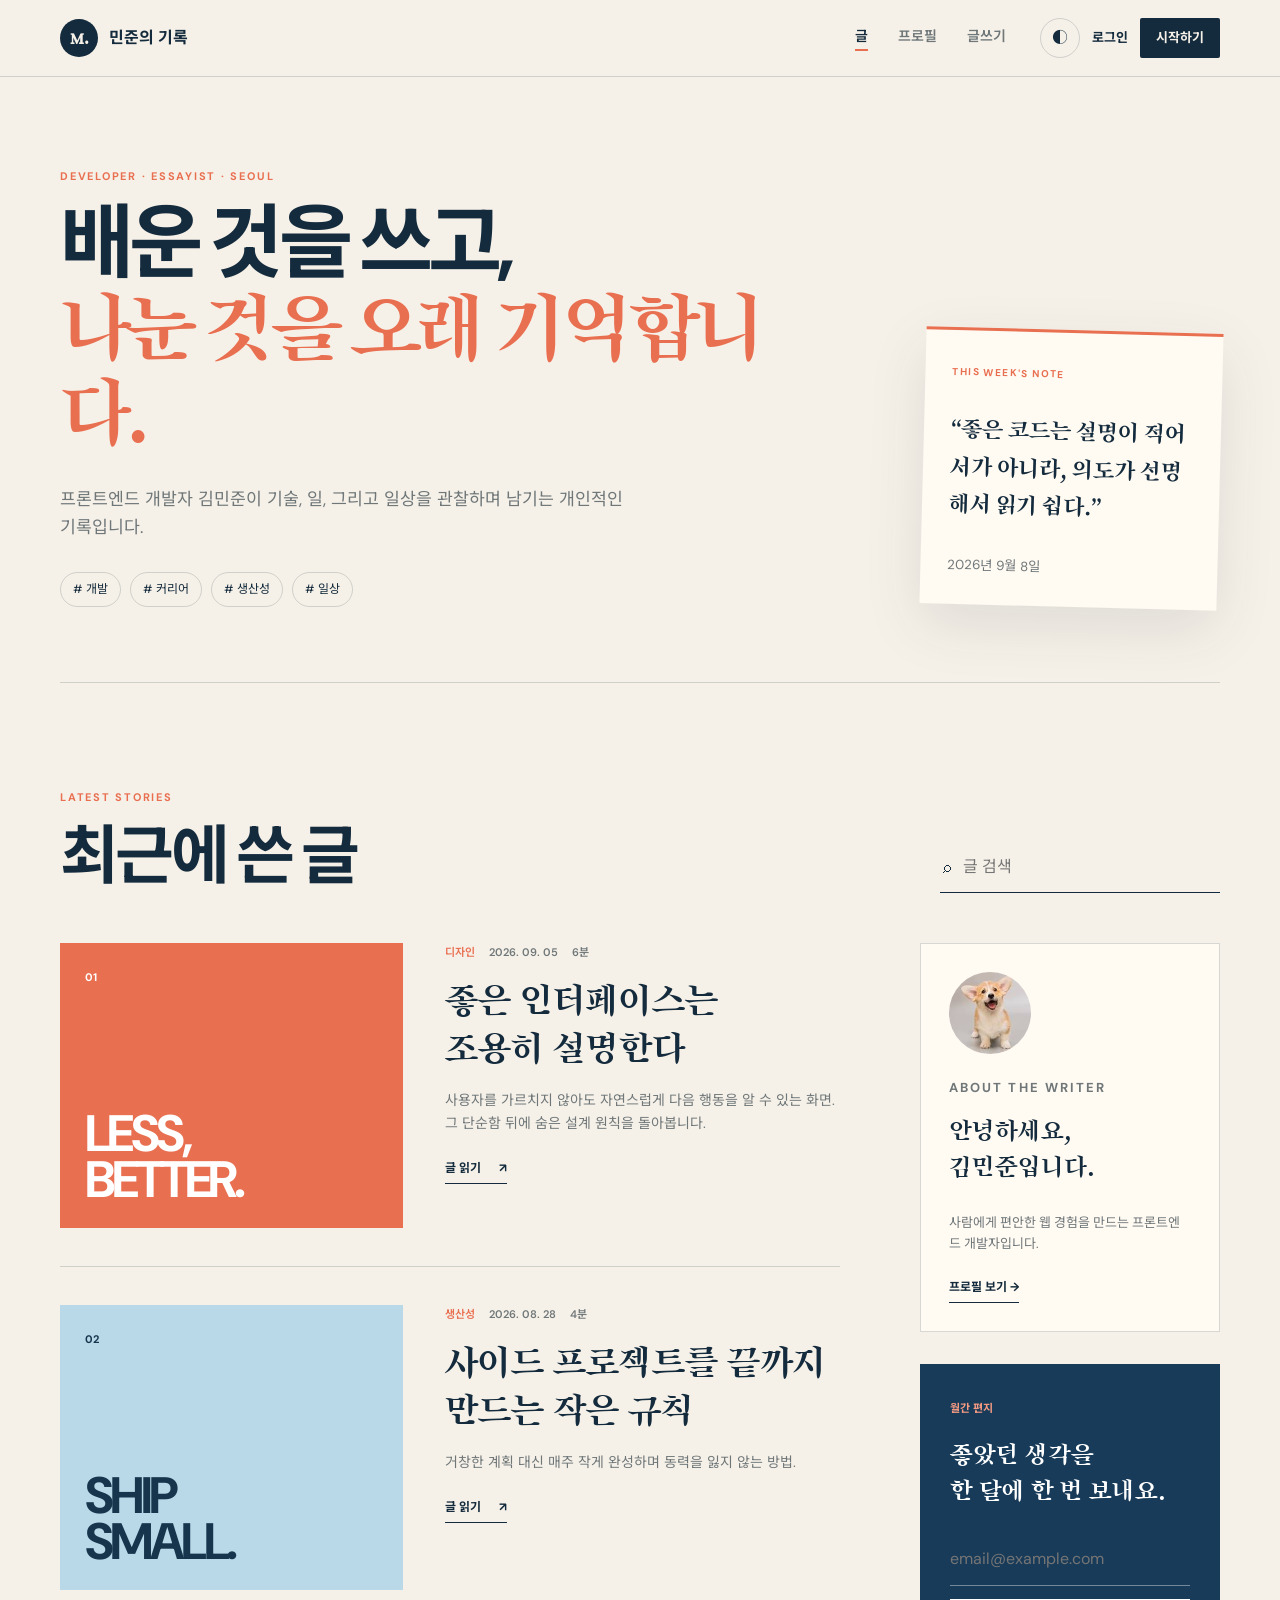
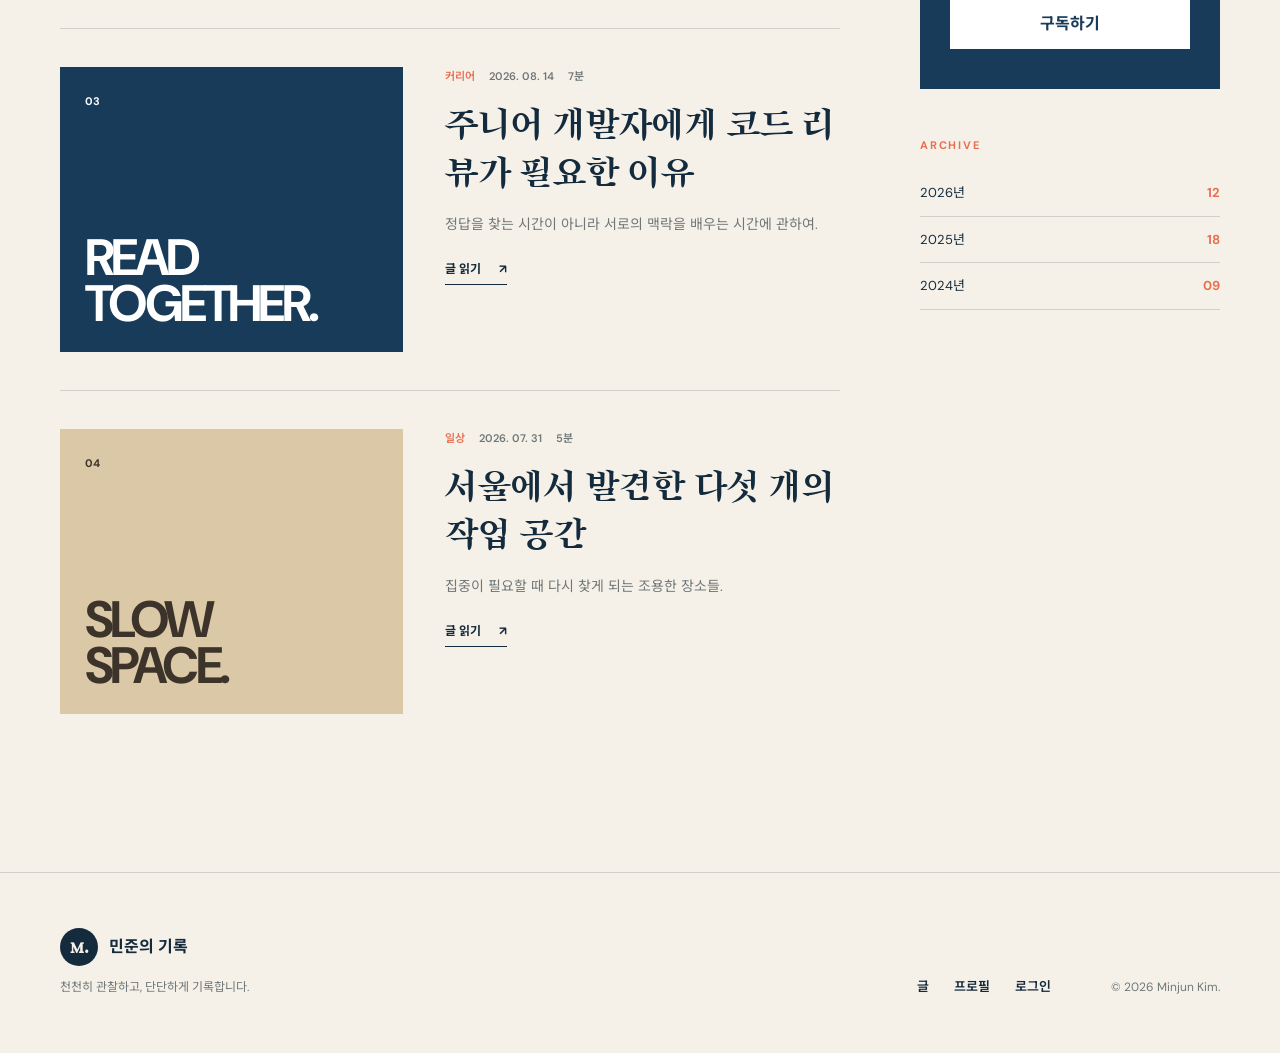
<file: index.html>
<!doctype html><html lang="ko" data-theme="light"><head><meta charset="UTF-8"><meta name="viewport" content="width=device-width,initial-scale=1"><meta name="description" content="개발과 일상 사이에서 배운 것을 기록하는 민준의 개인 블로그"><title>민준의 기록 — 개인 블로그</title><link rel="stylesheet" href="./css/style.css"><script src="./js/main.js" defer></script></head><body data-page="posts">
<a class="skip-link" href="#main">본문 바로가기</a><header class="site-header"><div class="shell header-inner"><a class="brand" href="./index.html"><span class="brand-mark">M.</span><span>민준의 기록</span></a><nav class="desktop-nav" aria-label="주요 메뉴"><a class="active" href="./index.html">글</a><a href="./profile.html">프로필</a><a href="./write.html">글쓰기</a></nav><div class="header-actions"><button class="icon-button theme-toggle" type="button" aria-label="테마 전환">◐</button><a class="text-button auth-link" href="./login.html">로그인</a><a class="button small" href="./signup.html">시작하기</a><button class="icon-button menu-toggle" type="button" aria-label="메뉴 열기" aria-expanded="false">☰</button></div></div><nav class="mobile-nav" aria-label="모바일 메뉴"><a href="./index.html">글</a><a href="./profile.html">프로필</a><a href="./write.html">글쓰기</a><a href="./login.html">로그인</a></nav></header>
<main id="main"><section class="blog-hero shell"><div><p class="kicker">DEVELOPER · ESSAYIST · SEOUL</p><h1>배운 것을 쓰고,<br><em>나눈 것을 오래 기억합니다.</em></h1><p class="hero-copy">프론트엔드 개발자 김민준이 기술, 일, 그리고 일상을 관찰하며 남기는 개인적인 기록입니다.</p><div class="topic-row"><a href="#posts"># 개발</a><a href="#posts"># 커리어</a><a href="#posts"># 생산성</a><a href="#posts"># 일상</a></div></div><aside class="hero-note"><span>THIS WEEK'S NOTE</span><p>“좋은 코드는 설명이 적어서가 아니라, 의도가 선명해서 읽기 쉽다.”</p><small>2026년 9월 8일</small></aside></section>
<section class="shell posts-section" id="posts"><div class="section-top"><div><p class="kicker">LATEST STORIES</p><h2>최근에 쓴 글</h2></div><label class="search"><span>⌕</span><input type="search" placeholder="글 검색" aria-label="글 검색" data-search></label></div><div class="posts-layout"><div class="post-list" data-post-list>
<article class="featured-post post-item" data-search-text="좋은 인터페이스는 조용히 설명한다 디자인 개발"><a class="post-art art-coral" href="./post-detail.html"><span>01</span><strong>LESS,<br>BETTER.</strong></a><div class="post-body"><div class="post-meta"><span>디자인</span><time>2026. 09. 05</time><span>6분</span></div><h3><a href="./post-detail.html">좋은 인터페이스는<br>조용히 설명한다</a></h3><p>사용자를 가르치지 않아도 자연스럽게 다음 행동을 알 수 있는 화면. 그 단순함 뒤에 숨은 설계 원칙을 돌아봅니다.</p><a class="read-link" href="./post-detail.html">글 읽기 <span>↗</span></a></div></article>
<article class="compact-post post-item" data-search-text="사이드 프로젝트를 끝까지 만드는 작은 규칙 개발 생산성"><a class="post-art art-blue" href="./post-detail.html"><span>02</span><strong>SHIP<br>SMALL.</strong></a><div class="post-body"><div class="post-meta"><span>생산성</span><time>2026. 08. 28</time><span>4분</span></div><h3><a href="./post-detail.html">사이드 프로젝트를 끝까지 만드는 작은 규칙</a></h3><p>거창한 계획 대신 매주 작게 완성하며 동력을 잃지 않는 방법.</p><a class="read-link" href="./post-detail.html">글 읽기 <span>↗</span></a></div></article>
<article class="compact-post post-item" data-search-text="주니어 개발자에게 코드 리뷰가 필요한 이유 커리어 개발"><a class="post-art art-navy" href="./post-detail.html"><span>03</span><strong>READ<br>TOGETHER.</strong></a><div class="post-body"><div class="post-meta"><span>커리어</span><time>2026. 08. 14</time><span>7분</span></div><h3><a href="./post-detail.html">주니어 개발자에게 코드 리뷰가 필요한 이유</a></h3><p>정답을 찾는 시간이 아니라 서로의 맥락을 배우는 시간에 관하여.</p><a class="read-link" href="./post-detail.html">글 읽기 <span>↗</span></a></div></article>
<article class="compact-post post-item" data-search-text="서울에서 발견한 다섯 개의 작업 공간 일상"><a class="post-art art-sand" href="./post-detail.html"><span>04</span><strong>SLOW<br>SPACE.</strong></a><div class="post-body"><div class="post-meta"><span>일상</span><time>2026. 07. 31</time><span>5분</span></div><h3><a href="./post-detail.html">서울에서 발견한 다섯 개의 작업 공간</a></h3><p>집중이 필요할 때 다시 찾게 되는 조용한 장소들.</p><a class="read-link" href="./post-detail.html">글 읽기 <span>↗</span></a></div></article><p class="empty-message" hidden>검색 결과가 없습니다. 다른 단어로 찾아보세요.</p></div>
<aside class="sidebar"><div class="author-mini"><img src="./assets/images/profile.jpeg" alt="블로그 운영자 김민준"><div><p class="kicker">ABOUT THE WRITER</p><h3>안녕하세요,<br>김민준입니다.</h3><p>사람에게 편안한 웹 경험을 만드는 프론트엔드 개발자입니다.</p><a class="read-link" href="./profile.html">프로필 보기 →</a></div></div><div class="newsletter"><span>월간 편지</span><h3>좋았던 생각을<br>한 달에 한 번 보내요.</h3><form data-newsletter><input type="email" required placeholder="email@example.com" aria-label="이메일"><button type="submit">구독하기</button></form><p class="form-status" role="status"></p></div><div class="archive"><p class="kicker">ARCHIVE</p><a href="#posts"><span>2026년</span><b>12</b></a><a href="#posts"><span>2025년</span><b>18</b></a><a href="#posts"><span>2024년</span><b>09</b></a></div></aside></div></section></main>
<footer class="site-footer"><div class="shell"><div><a class="brand" href="./index.html"><span class="brand-mark">M.</span><span>민준의 기록</span></a><p>천천히 관찰하고, 단단하게 기록합니다.</p></div><div class="footer-links"><a href="./index.html">글</a><a href="./profile.html">프로필</a><a href="./login.html">로그인</a></div><p>© <span data-year></span> Minjun Kim.</p></div></footer></body></html>
</file>
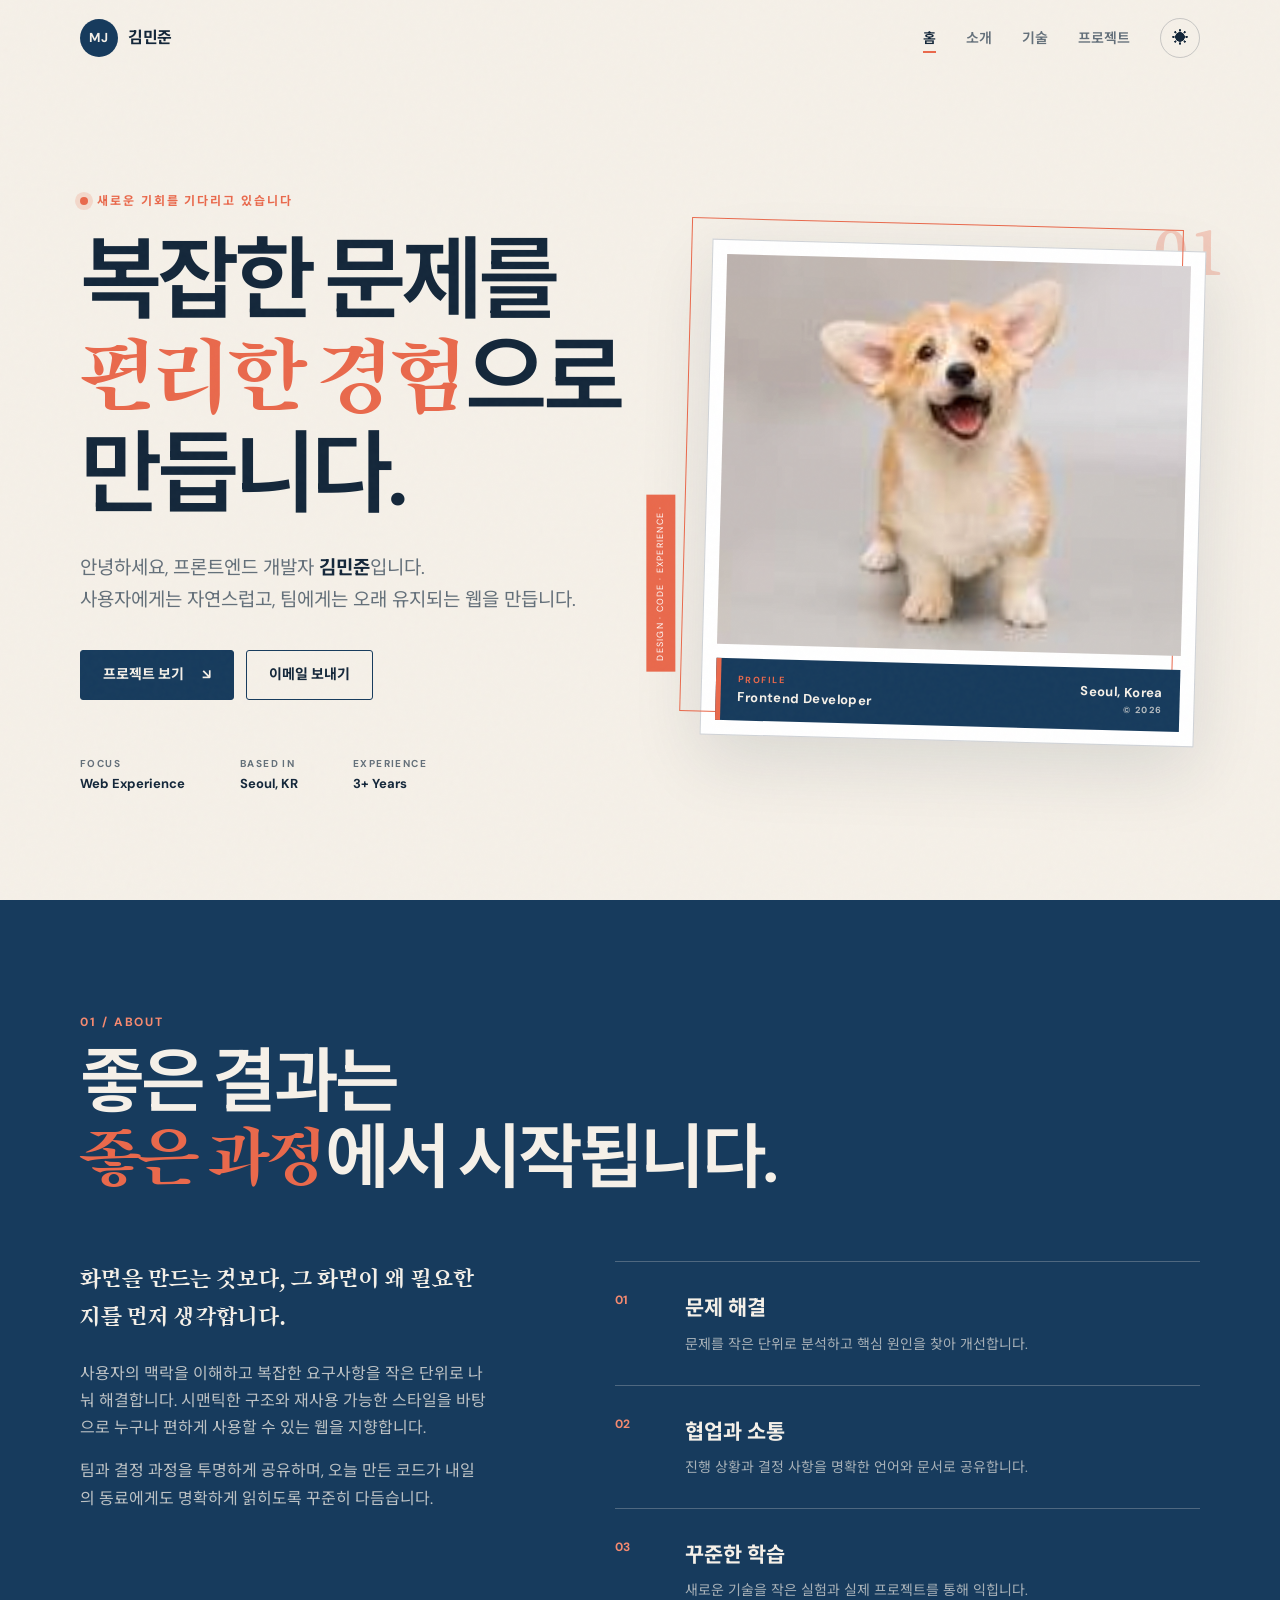
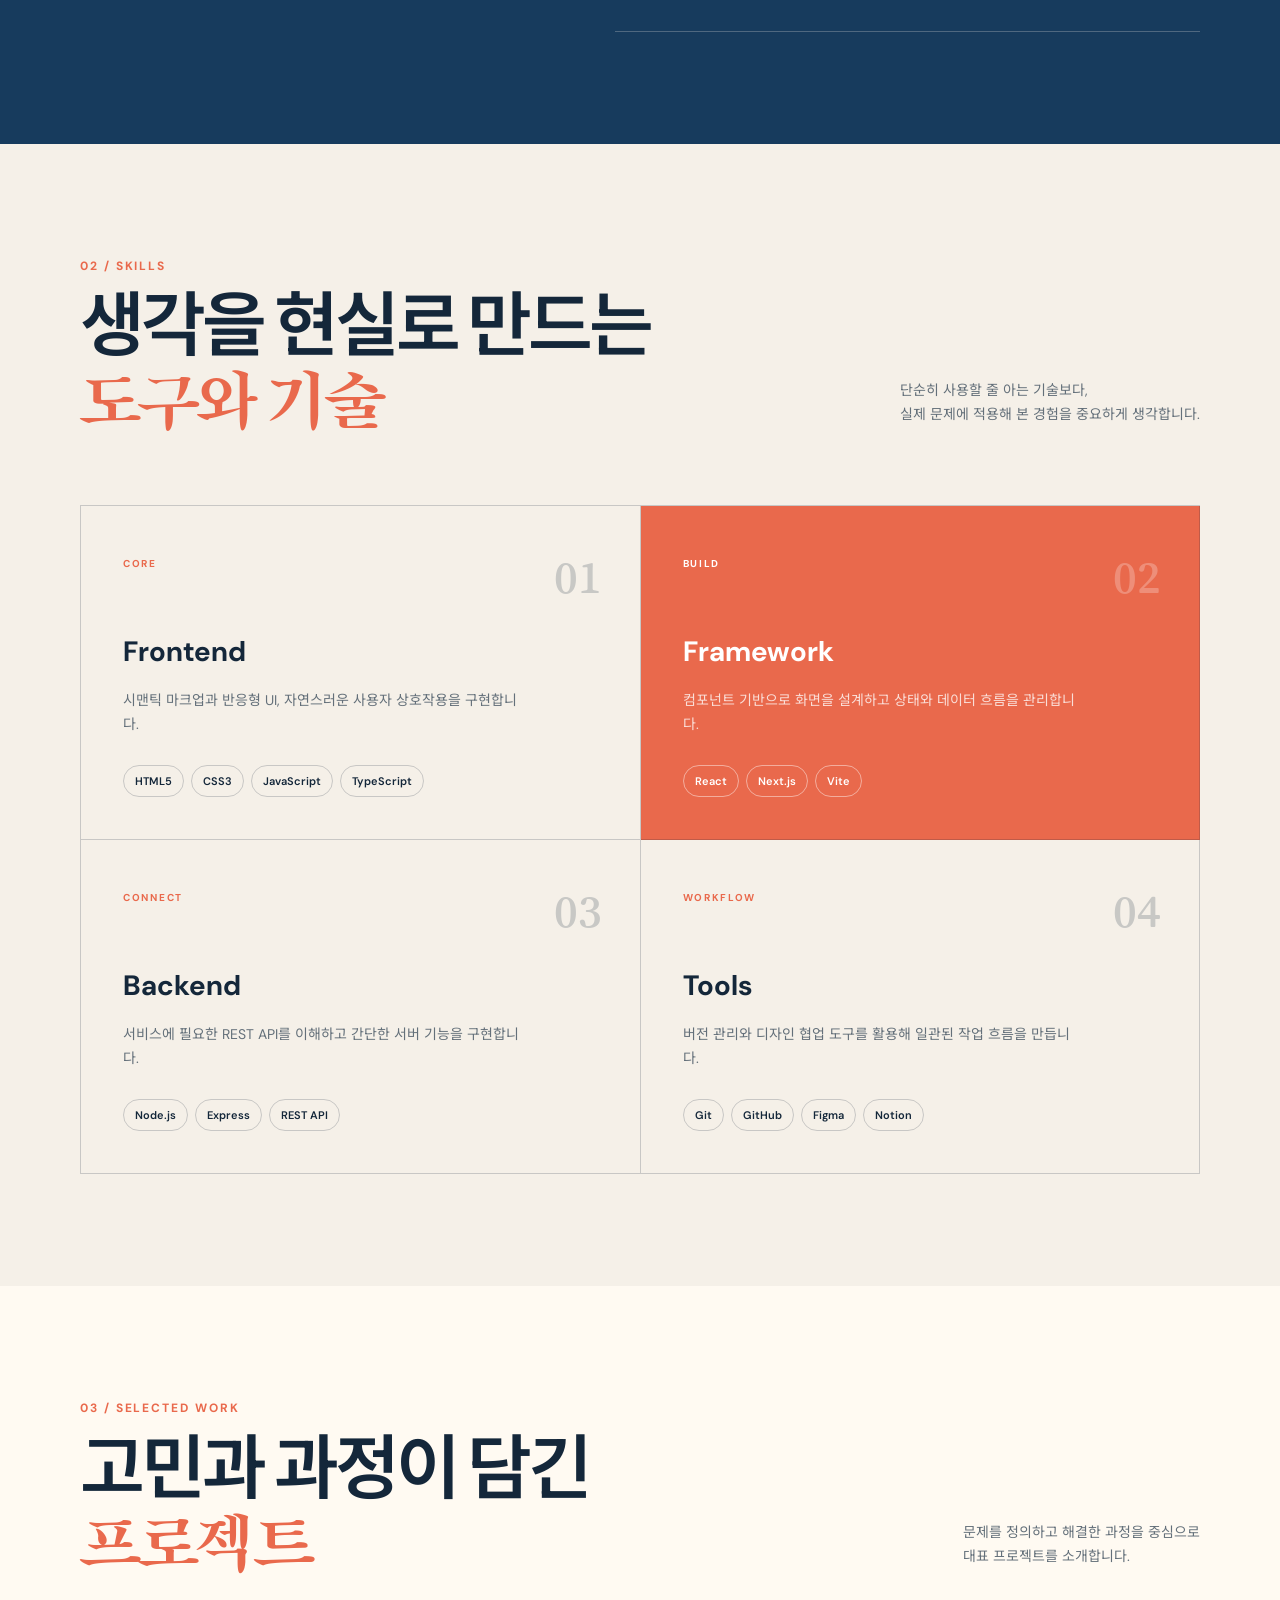
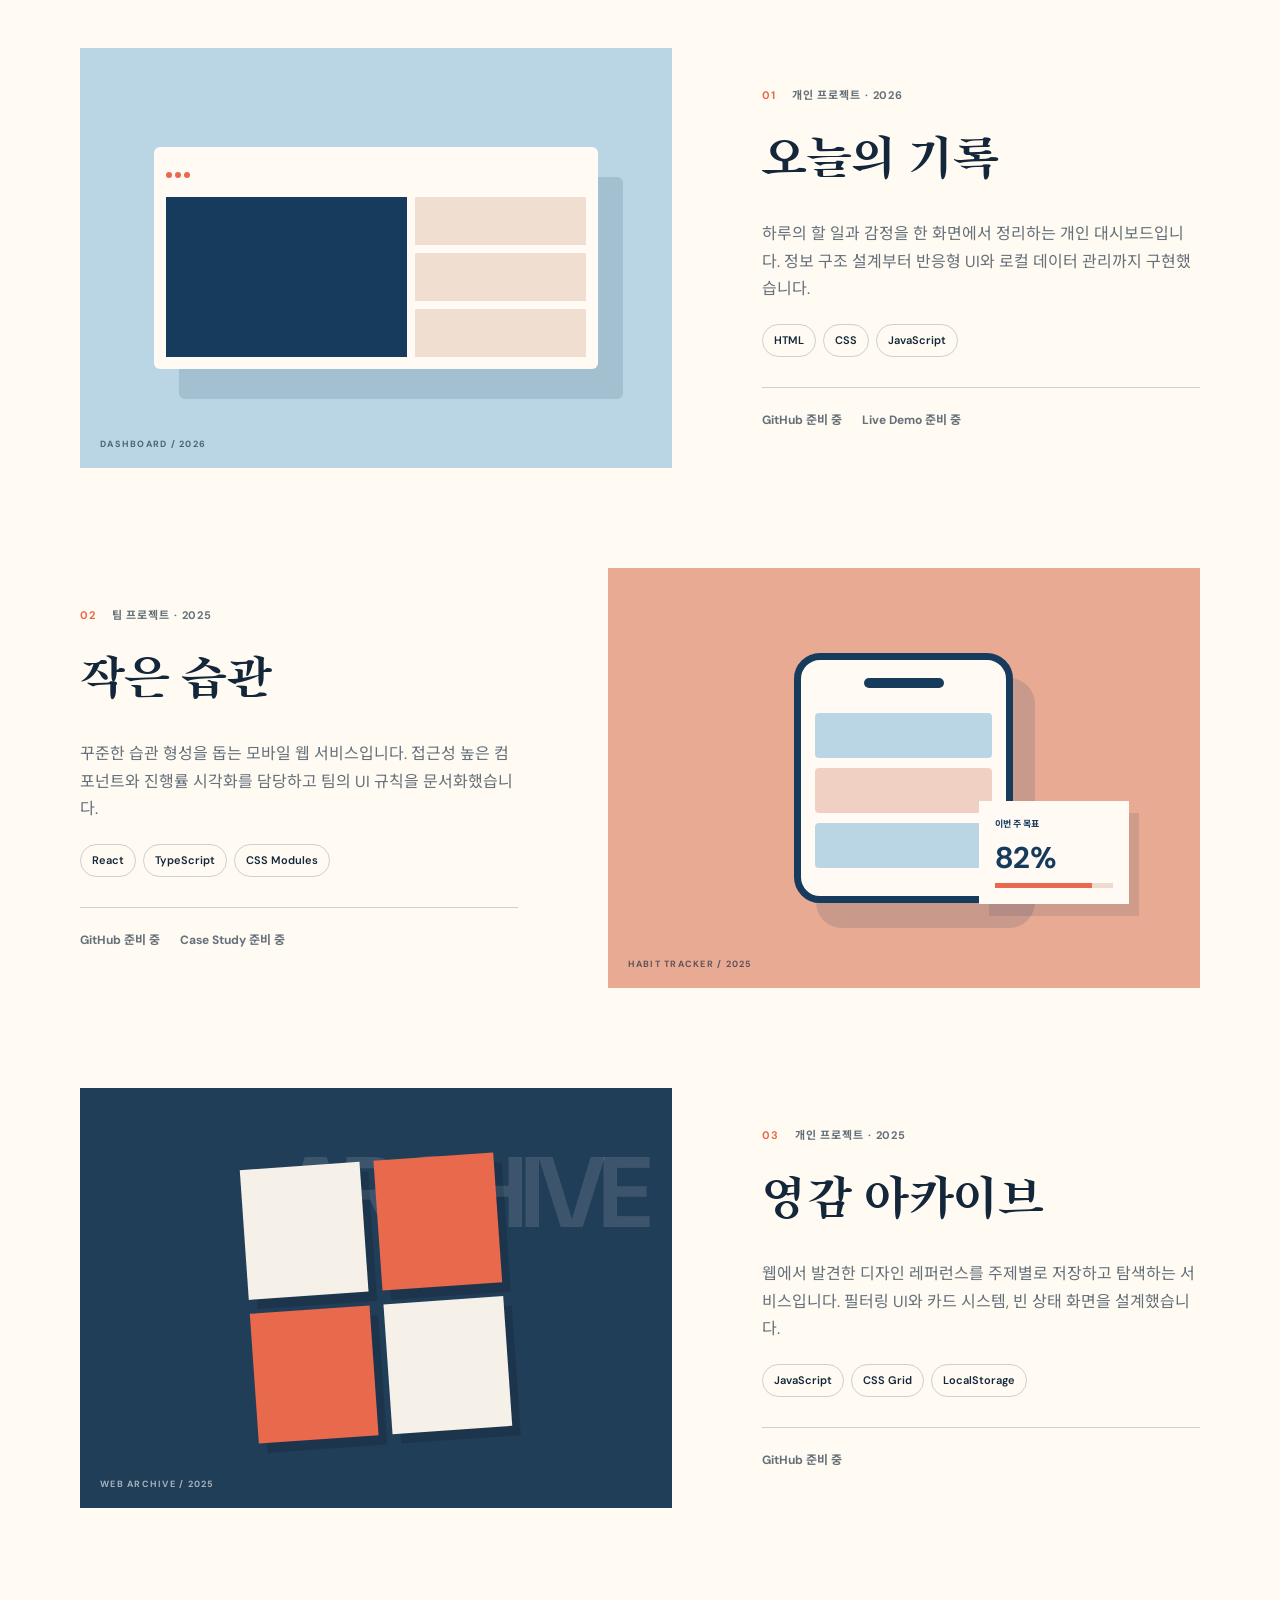
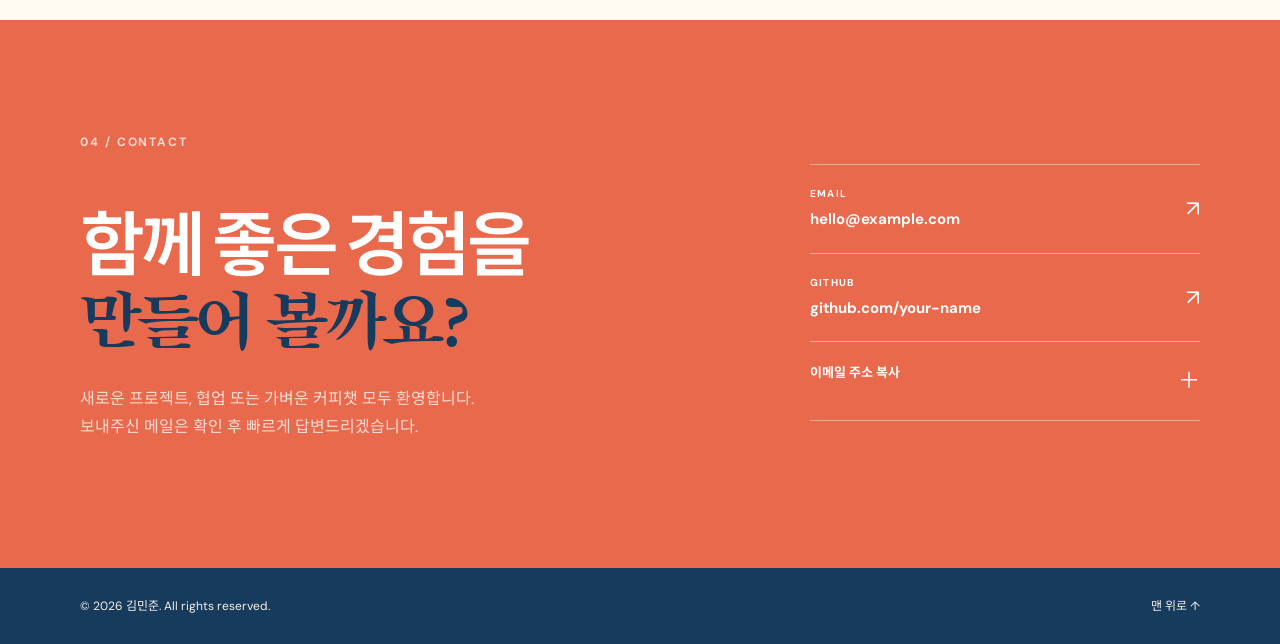
<file: frontend/index.html>
<!doctype html>
<html lang="ko" data-theme="light">
  <head>
    <meta charset="UTF-8">
    <meta name="viewport" content="width=device-width, initial-scale=1.0">
    <meta name="description" content="문제를 이해하고 편리한 웹 경험을 만드는 프론트엔드 개발자 김민준의 포트폴리오입니다.">
    <meta name="theme-color" content="#f5f0e8">
    <title>김민준 · Frontend Developer</title>
    <link rel="stylesheet" href="./css/style.css">
    <script src="./js/main.js" defer></script>
  </head>
  <body>
    <a class="skip-link" href="#main-content">본문 바로가기</a>

    <header class="site-header" data-header>
      <div class="container header-inner">
        <a class="brand" href="./index.html" aria-label="김민준 포트폴리오 홈">
          <span aria-hidden="true">MJ</span>
          <span class="brand-name">김민준</span>
        </a>

        <nav class="main-nav" aria-label="주요 메뉴">
          <button class="menu-toggle" type="button" aria-expanded="false" aria-controls="nav-list">
            <span class="sr-only">메뉴 열기</span>
            <span class="menu-line" aria-hidden="true"></span>
            <span class="menu-line" aria-hidden="true"></span>
          </button>

          <ul class="nav-list" id="nav-list" data-nav-list>
            <li><a class="nav-link is-active" href="./index.html" aria-current="page">홈</a></li>
            <li><a class="nav-link" href="./about.html">소개</a></li>
            <li><a class="nav-link" href="./skills.html">기술</a></li>
            <li><a class="nav-link" href="./projects.html">프로젝트</a></li>
          </ul>
        </nav>

        <button class="theme-toggle" type="button" aria-label="다크 테마로 전환" title="테마 전환">
          <span class="theme-icon theme-icon-sun" aria-hidden="true">☀</span>
          <span class="theme-icon theme-icon-moon" aria-hidden="true">☾</span>
        </button>
      </div>
    </header>

    <main id="main-content">
      <section class="hero" id="home" aria-labelledby="hero-title">
        <div class="container hero-grid">
          <div class="hero-copy" data-reveal>
            <p class="eyebrow"><span class="status-dot" aria-hidden="true"></span>새로운 기회를 기다리고 있습니다</p>
            <h1 id="hero-title">복잡한 문제를<br><em>편리한 경험</em>으로 만듭니다.</h1>
            <p class="hero-description">
              안녕하세요, 프론트엔드 개발자 <strong>김민준</strong>입니다.<br>
              사용자에게는 자연스럽고, 팀에게는 오래 유지되는 웹을 만듭니다.
            </p>
            <div class="hero-actions">
              <a class="button button-primary" href="./projects.html">프로젝트 보기 <span aria-hidden="true">↘</span></a>
              <a class="button button-ghost" href="mailto:hello@example.com">이메일 보내기</a>
            </div>
            <dl class="hero-facts" aria-label="프로필 요약">
              <div><dt>Focus</dt><dd>Web Experience</dd></div>
              <div><dt>Based in</dt><dd>Seoul, KR</dd></div>
              <div><dt>Experience</dt><dd>3+ Years</dd></div>
            </dl>
          </div>

          <div class="portrait-wrap" data-reveal>
            <span class="portrait-index" aria-hidden="true">01</span>
            <figure class="portrait-card">
              <img src="./assets/images/profile.jpeg" width="198" height="148" alt="밝은 배경에서 웃고 있는 웰시코기 프로필 사진">
              <figcaption>
                <span class="portrait-role">
                  <small>PROFILE</small>
                  <strong>Frontend Developer</strong>
                </span>
                <span class="portrait-meta">
                  <strong>Seoul, Korea</strong>
                  <small>© 2026</small>
                </span>
              </figcaption>
            </figure>
            <span class="orbit-label" aria-hidden="true">DESIGN · CODE · EXPERIENCE ·</span>
          </div>
        </div>
      </section>

      <section class="section about" id="about" aria-labelledby="about-title">
        <div class="container">
          <header class="section-heading" data-reveal>
            <p class="section-number">01 / ABOUT</p>
            <h2 id="about-title">좋은 결과는<br><em>좋은 과정</em>에서 시작됩니다.</h2>
          </header>

          <div class="about-layout">
            <div class="about-copy" data-reveal>
              <p class="lead">화면을 만드는 것보다, 그 화면이 왜 필요한지를 먼저 생각합니다.</p>
              <p>사용자의 맥락을 이해하고 복잡한 요구사항을 작은 단위로 나눠 해결합니다. 시맨틱한 구조와 재사용 가능한 스타일을 바탕으로 누구나 편하게 사용할 수 있는 웹을 지향합니다.</p>
              <p>팀과 결정 과정을 투명하게 공유하며, 오늘 만든 코드가 내일의 동료에게도 명확하게 읽히도록 꾸준히 다듬습니다.</p>
            </div>

            <ol class="strength-list" data-reveal>
              <li>
                <span class="strength-number">01</span>
                <div><h3>문제 해결</h3><p>문제를 작은 단위로 분석하고 핵심 원인을 찾아 개선합니다.</p></div>
              </li>
              <li>
                <span class="strength-number">02</span>
                <div><h3>협업과 소통</h3><p>진행 상황과 결정 사항을 명확한 언어와 문서로 공유합니다.</p></div>
              </li>
              <li>
                <span class="strength-number">03</span>
                <div><h3>꾸준한 학습</h3><p>새로운 기술을 작은 실험과 실제 프로젝트를 통해 익힙니다.</p></div>
              </li>
            </ol>
          </div>
        </div>
      </section>

      <section class="section skills" id="skills" aria-labelledby="skills-title">
        <div class="container">
          <header class="section-heading section-heading-row" data-reveal>
            <div>
              <p class="section-number">02 / SKILLS</p>
              <h2 id="skills-title">생각을 현실로 만드는<br><em>도구와 기술</em></h2>
            </div>
            <p class="section-intro">단순히 사용할 줄 아는 기술보다,<br>실제 문제에 적용해 본 경험을 중요하게 생각합니다.</p>
          </header>

          <div class="skill-grid">
            <article class="skill-card" data-reveal>
              <span class="skill-tag">CORE</span><span class="skill-no">01</span>
              <h3>Frontend</h3>
              <p>시맨틱 마크업과 반응형 UI, 자연스러운 사용자 상호작용을 구현합니다.</p>
              <ul class="chip-list" aria-label="프론트엔드 기술"><li>HTML5</li><li>CSS3</li><li>JavaScript</li><li>TypeScript</li></ul>
            </article>
            <article class="skill-card skill-card-accent" data-reveal>
              <span class="skill-tag">BUILD</span><span class="skill-no">02</span>
              <h3>Framework</h3>
              <p>컴포넌트 기반으로 화면을 설계하고 상태와 데이터 흐름을 관리합니다.</p>
              <ul class="chip-list" aria-label="프레임워크 기술"><li>React</li><li>Next.js</li><li>Vite</li></ul>
            </article>
            <article class="skill-card" data-reveal>
              <span class="skill-tag">CONNECT</span><span class="skill-no">03</span>
              <h3>Backend</h3>
              <p>서비스에 필요한 REST API를 이해하고 간단한 서버 기능을 구현합니다.</p>
              <ul class="chip-list" aria-label="백엔드 기술"><li>Node.js</li><li>Express</li><li>REST API</li></ul>
            </article>
            <article class="skill-card" data-reveal>
              <span class="skill-tag">WORKFLOW</span><span class="skill-no">04</span>
              <h3>Tools</h3>
              <p>버전 관리와 디자인 협업 도구를 활용해 일관된 작업 흐름을 만듭니다.</p>
              <ul class="chip-list" aria-label="협업 도구"><li>Git</li><li>GitHub</li><li>Figma</li><li>Notion</li></ul>
            </article>
          </div>
        </div>
      </section>

      <section class="section projects" id="projects" aria-labelledby="projects-title">
        <div class="container">
          <header class="section-heading section-heading-row" data-reveal>
            <div>
              <p class="section-number">03 / SELECTED WORK</p>
              <h2 id="projects-title">고민과 과정이 담긴<br><em>프로젝트</em></h2>
            </div>
            <p class="section-intro">문제를 정의하고 해결한 과정을 중심으로<br>대표 프로젝트를 소개합니다.</p>
          </header>

          <div class="project-list">
            <article class="project-card" data-reveal>
              <div class="project-visual project-visual-one" aria-hidden="true">
                <div class="mock-browser"><span></span><span></span><span></span><div class="mock-dashboard"><i></i><b></b><b></b><b></b></div></div>
                <span class="visual-caption">DASHBOARD / 2026</span>
              </div>
              <div class="project-copy">
                <p class="project-meta"><span>01</span> 개인 프로젝트 · 2026</p>
                <h3>오늘의 기록</h3>
                <p>하루의 할 일과 감정을 한 화면에서 정리하는 개인 대시보드입니다. 정보 구조 설계부터 반응형 UI와 로컬 데이터 관리까지 구현했습니다.</p>
                <ul class="chip-list"><li>HTML</li><li>CSS</li><li>JavaScript</li></ul>
                <div class="project-links"><span class="text-link is-disabled">GitHub 준비 중</span><span class="text-link is-disabled">Live Demo 준비 중</span></div>
              </div>
            </article>

            <article class="project-card project-card-reverse" data-reveal>
              <div class="project-visual project-visual-two" aria-hidden="true">
                <div class="mock-phone"><div class="phone-header"></div><i></i><i></i><i></i></div>
                <div class="mock-card-float"><span>이번 주 목표</span><strong>82%</strong><i></i></div>
                <span class="visual-caption">HABIT TRACKER / 2025</span>
              </div>
              <div class="project-copy">
                <p class="project-meta"><span>02</span> 팀 프로젝트 · 2025</p>
                <h3>작은 습관</h3>
                <p>꾸준한 습관 형성을 돕는 모바일 웹 서비스입니다. 접근성 높은 컴포넌트와 진행률 시각화를 담당하고 팀의 UI 규칙을 문서화했습니다.</p>
                <ul class="chip-list"><li>React</li><li>TypeScript</li><li>CSS Modules</li></ul>
                <div class="project-links"><span class="text-link is-disabled">GitHub 준비 중</span><span class="text-link is-disabled">Case Study 준비 중</span></div>
              </div>
            </article>

            <article class="project-card" data-reveal>
              <div class="project-visual project-visual-three" aria-hidden="true">
                <div class="catalog-title">ARCHIVE</div><div class="catalog-grid"><i></i><i></i><i></i><i></i></div>
                <span class="visual-caption">WEB ARCHIVE / 2025</span>
              </div>
              <div class="project-copy">
                <p class="project-meta"><span>03</span> 개인 프로젝트 · 2025</p>
                <h3>영감 아카이브</h3>
                <p>웹에서 발견한 디자인 레퍼런스를 주제별로 저장하고 탐색하는 서비스입니다. 필터링 UI와 카드 시스템, 빈 상태 화면을 설계했습니다.</p>
                <ul class="chip-list"><li>JavaScript</li><li>CSS Grid</li><li>LocalStorage</li></ul>
                <div class="project-links"><span class="text-link is-disabled">GitHub 준비 중</span></div>
              </div>
            </article>
          </div>
        </div>
      </section>

      <section class="section contact" id="contact" aria-labelledby="contact-title">
        <div class="container contact-inner" data-reveal>
          <p class="section-number">04 / CONTACT</p>
          <div class="contact-grid">
            <div>
              <h2 id="contact-title">함께 좋은 경험을<br><em>만들어 볼까요?</em></h2>
              <p>새로운 프로젝트, 협업 또는 가벼운 커피챗 모두 환영합니다.<br>보내주신 메일은 확인 후 빠르게 답변드리겠습니다.</p>
            </div>
            <div class="contact-actions">
              <a class="contact-link" href="mailto:hello@example.com"><span>Email</span><strong>hello@example.com</strong><i aria-hidden="true">↗</i></a>
              <a class="contact-link" href="https://github.com/" target="_blank" rel="noopener noreferrer"><span>GitHub</span><strong>github.com/your-name</strong><i aria-hidden="true">↗</i></a>
              <button class="copy-button" type="button" data-copy-email="hello@example.com"><span>이메일 주소 복사</span><i aria-hidden="true">＋</i></button>
              <p class="copy-status" role="status" aria-live="polite"></p>
            </div>
          </div>
        </div>
      </section>
    </main>

    <footer class="site-footer">
      <div class="container footer-inner">
        <p>© <span data-current-year>2026</span> 김민준. All rights reserved.</p>
        <a href="#home">맨 위로 <span aria-hidden="true">↑</span></a>
      </div>
    </footer>
  </body>
</html>
</file>
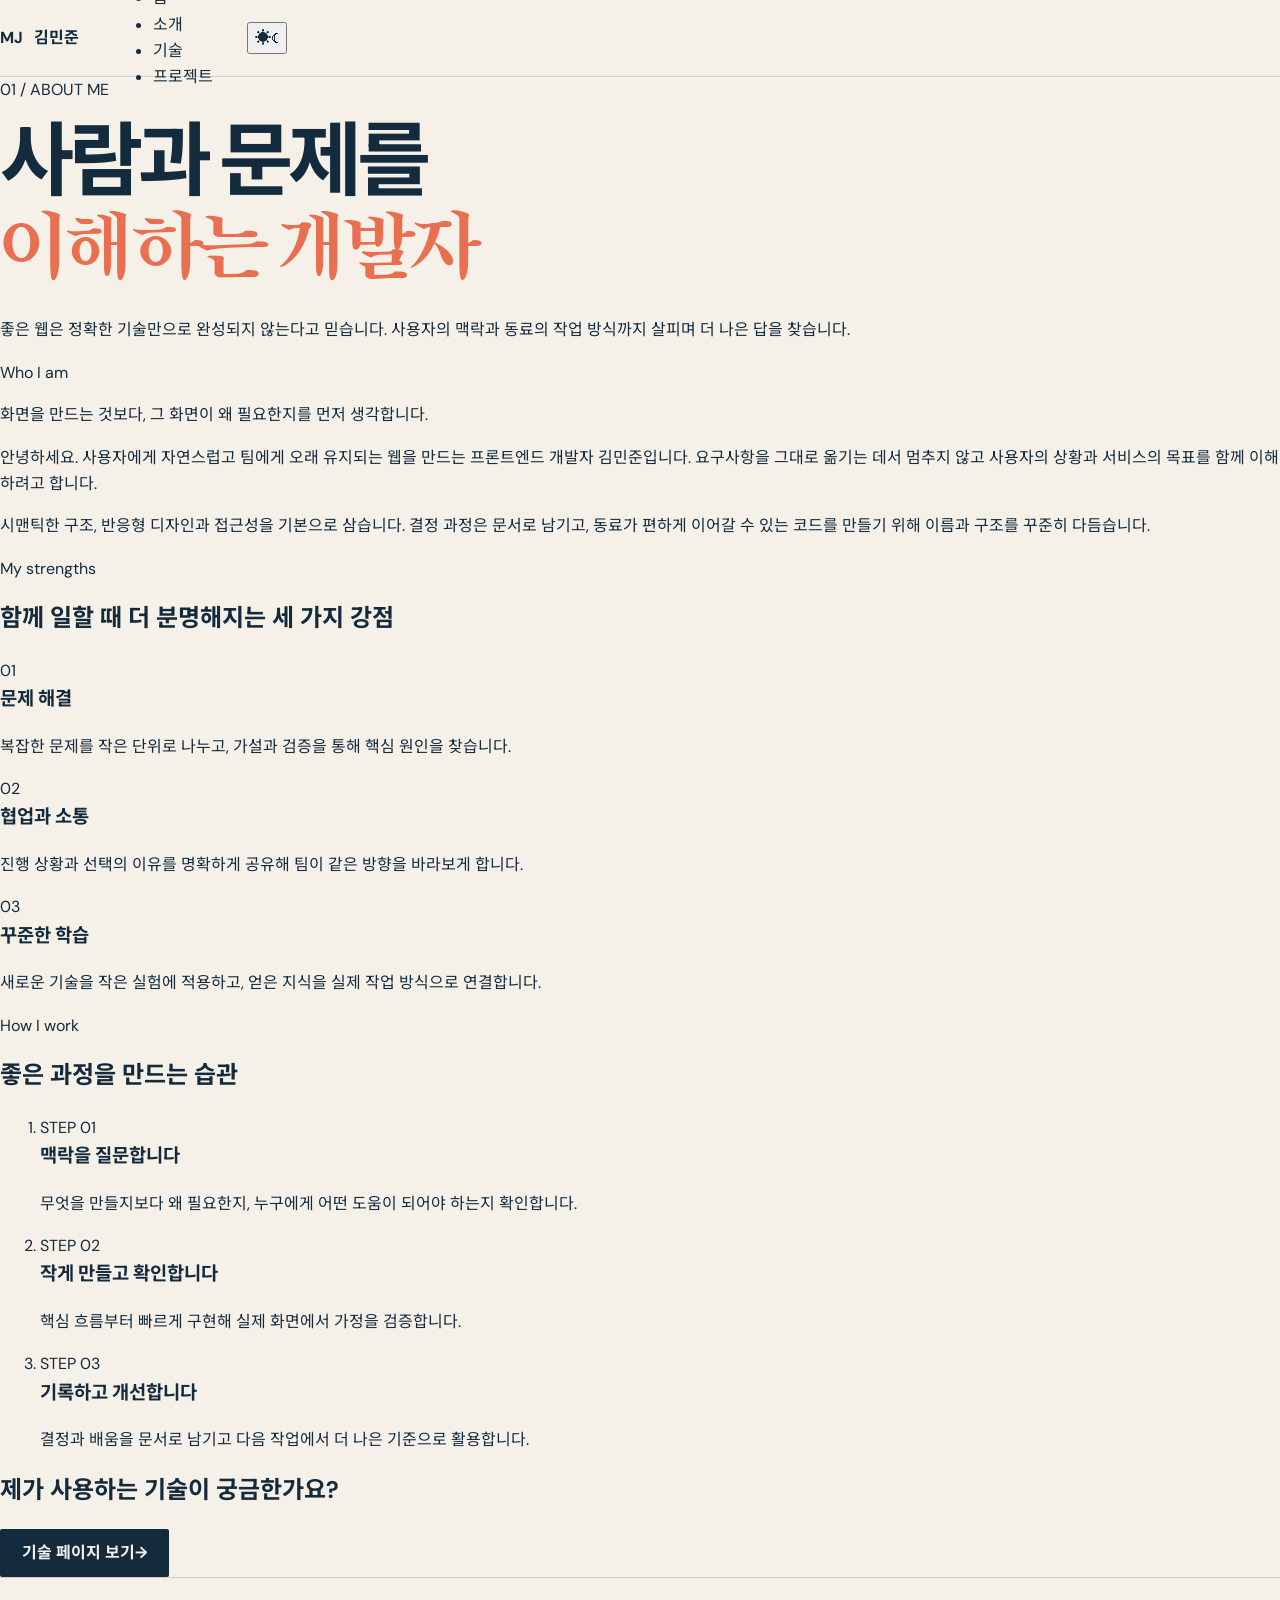
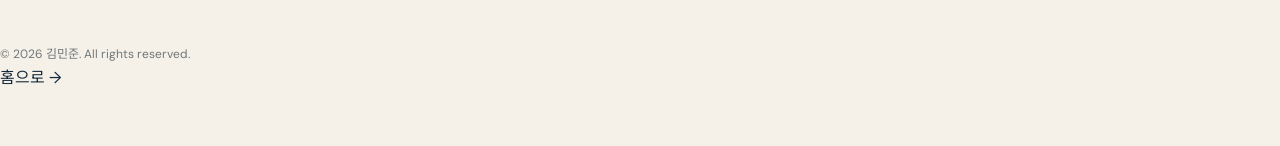
<file: about.html>
<!doctype html>
<html lang="ko" data-theme="light">
  <head>
    <meta charset="UTF-8">
    <meta name="viewport" content="width=device-width, initial-scale=1.0">
    <meta name="description" content="프론트엔드 개발자 김민준의 자기소개, 일하는 방식과 강점을 확인하세요.">
    <meta name="theme-color" content="#f5f0e8">
    <title>소개 · 김민준</title>
    <link rel="stylesheet" href="./css/style.css">
    <script src="./js/main.js" defer></script>
  </head>
  <body>
    <a class="skip-link" href="#main-content">본문 바로가기</a>
    <header class="site-header is-scrolled" data-header>
      <div class="container header-inner">
        <a class="brand" href="./index.html" aria-label="김민준 포트폴리오 홈"><span aria-hidden="true">MJ</span><span class="brand-name">김민준</span></a>
        <nav class="main-nav" aria-label="주요 메뉴">
          <button class="menu-toggle" type="button" aria-expanded="false" aria-controls="nav-list"><span class="sr-only">메뉴 열기</span><span class="menu-line" aria-hidden="true"></span><span class="menu-line" aria-hidden="true"></span></button>
          <ul class="nav-list" id="nav-list" data-nav-list>
            <li><a class="nav-link" href="./index.html">홈</a></li>
            <li><a class="nav-link is-active" href="./about.html" aria-current="page">소개</a></li>
            <li><a class="nav-link" href="./skills.html">기술</a></li>
            <li><a class="nav-link" href="./projects.html">프로젝트</a></li>
          </ul>
        </nav>
        <button class="theme-toggle" type="button" aria-label="다크 테마로 전환" title="테마 전환"><span class="theme-icon theme-icon-sun" aria-hidden="true">☀</span><span class="theme-icon theme-icon-moon" aria-hidden="true">☾</span></button>
      </div>
    </header>

    <main class="subpage-main" id="main-content">
      <section class="subpage-hero">
        <div class="container subpage-hero-inner" data-reveal>
          <div><p class="section-number">01 / ABOUT ME</p><h1>사람과 문제를<br><em>이해하는 개발자</em></h1></div>
          <p class="subpage-summary">좋은 웹은 정확한 기술만으로 완성되지 않는다고 믿습니다. 사용자의 맥락과 동료의 작업 방식까지 살피며 더 나은 답을 찾습니다.</p>
        </div>
      </section>

      <div class="container subpage-content">
        <section class="subpage-section content-columns" data-reveal>
          <p class="content-label">Who I am</p>
          <div class="content-body">
            <p class="lead">화면을 만드는 것보다, 그 화면이 왜 필요한지를 먼저 생각합니다.</p>
            <p>안녕하세요. 사용자에게 자연스럽고 팀에게 오래 유지되는 웹을 만드는 프론트엔드 개발자 김민준입니다. 요구사항을 그대로 옮기는 데서 멈추지 않고 사용자의 상황과 서비스의 목표를 함께 이해하려고 합니다.</p>
            <p>시맨틱한 구조, 반응형 디자인과 접근성을 기본으로 삼습니다. 결정 과정은 문서로 남기고, 동료가 편하게 이어갈 수 있는 코드를 만들기 위해 이름과 구조를 꾸준히 다듬습니다.</p>
          </div>
        </section>

        <section class="subpage-section" data-reveal>
          <p class="content-kicker">My strengths</p>
          <h2 class="content-title">함께 일할 때 더 분명해지는 세 가지 강점</h2>
          <div class="value-grid">
            <article class="value-card"><span>01</span><h3>문제 해결</h3><p>복잡한 문제를 작은 단위로 나누고, 가설과 검증을 통해 핵심 원인을 찾습니다.</p></article>
            <article class="value-card"><span>02</span><h3>협업과 소통</h3><p>진행 상황과 선택의 이유를 명확하게 공유해 팀이 같은 방향을 바라보게 합니다.</p></article>
            <article class="value-card"><span>03</span><h3>꾸준한 학습</h3><p>새로운 기술을 작은 실험에 적용하고, 얻은 지식을 실제 작업 방식으로 연결합니다.</p></article>
          </div>
        </section>

        <section class="subpage-section content-columns" data-reveal>
          <div><p class="content-kicker">How I work</p><h2 class="content-title">좋은 과정을 만드는 습관</h2></div>
          <ol class="timeline">
            <li><time>STEP 01</time><div><h3>맥락을 질문합니다</h3><p>무엇을 만들지보다 왜 필요한지, 누구에게 어떤 도움이 되어야 하는지 확인합니다.</p></div></li>
            <li><time>STEP 02</time><div><h3>작게 만들고 확인합니다</h3><p>핵심 흐름부터 빠르게 구현해 실제 화면에서 가정을 검증합니다.</p></div></li>
            <li><time>STEP 03</time><div><h3>기록하고 개선합니다</h3><p>결정과 배움을 문서로 남기고 다음 작업에서 더 나은 기준으로 활용합니다.</p></div></li>
          </ol>
        </section>
      </div>
    </main>

    <section class="subpage-cta"><div class="container subpage-cta-inner"><h2>제가 사용하는 기술이 궁금한가요?</h2><a class="button" href="./skills.html">기술 페이지 보기 <span aria-hidden="true">→</span></a></div></section>
    <footer class="site-footer"><div class="container footer-inner"><p>© <span data-current-year>2026</span> 김민준. All rights reserved.</p><a href="./index.html">홈으로 <span aria-hidden="true">→</span></a></div></footer>
  </body>
</html>
</file>
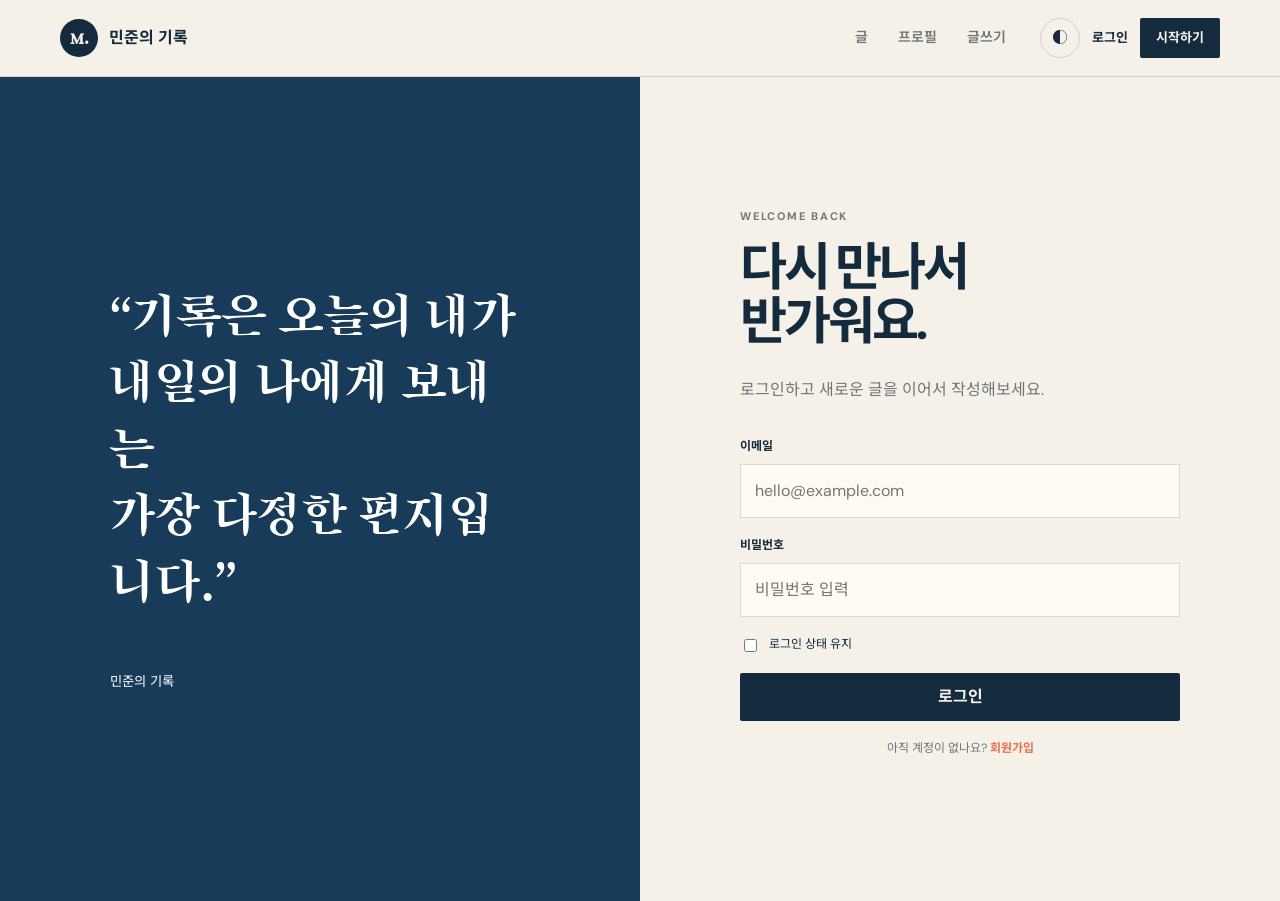
<file: login.html>
<!doctype html><html lang="ko" data-theme="light"><head><meta charset="UTF-8"><meta name="viewport" content="width=device-width,initial-scale=1"><title>로그인 — 민준의 기록</title><link rel="stylesheet" href="./css/style.css"><script src="./js/main.js" defer></script></head><body><header class="site-header"><div class="shell header-inner"><a class="brand" href="./index.html"><span class="brand-mark">M.</span><span>민준의 기록</span></a><nav class="desktop-nav"><a href="./index.html">글</a><a href="./profile.html">프로필</a><a href="./write.html">글쓰기</a></nav><div class="header-actions"><button class="icon-button theme-toggle" type="button" aria-label="테마 전환">◐</button><a class="text-button" href="./login.html">로그인</a><a class="button small" href="./signup.html">시작하기</a><button class="icon-button menu-toggle" type="button">☰</button></div></div><nav class="mobile-nav"><a href="./index.html">글</a><a href="./profile.html">프로필</a><a href="./write.html">글쓰기</a></nav></header><main class="auth-shell"><section class="auth-side"><div class="auth-quote"><p>“기록은 오늘의 내가<br>내일의 나에게 보내는<br>가장 다정한 편지입니다.”</p><small>민준의 기록</small></div></section><section class="auth-main"><div class="auth-card"><p class="kicker">WELCOME BACK</p><h1>다시 만나서<br>반가워요.</h1><p>로그인하고 새로운 글을 이어서 작성해보세요.</p><form class="form" data-auth-form="login"><div class="field"><label for="email">이메일</label><input id="email" name="email" type="email" required placeholder="hello@example.com"></div><div class="field"><label for="password">비밀번호</label><input id="password" name="password" type="password" required minlength="4" placeholder="비밀번호 입력"></div><label class="check"><input type="checkbox"> 로그인 상태 유지</label><p class="auth-message" hidden role="status"></p><button class="button" type="submit">로그인</button><p class="form-switch">아직 계정이 없나요? <a href="./signup.html">회원가입</a></p></form></div></section></main></body></html>
</file>
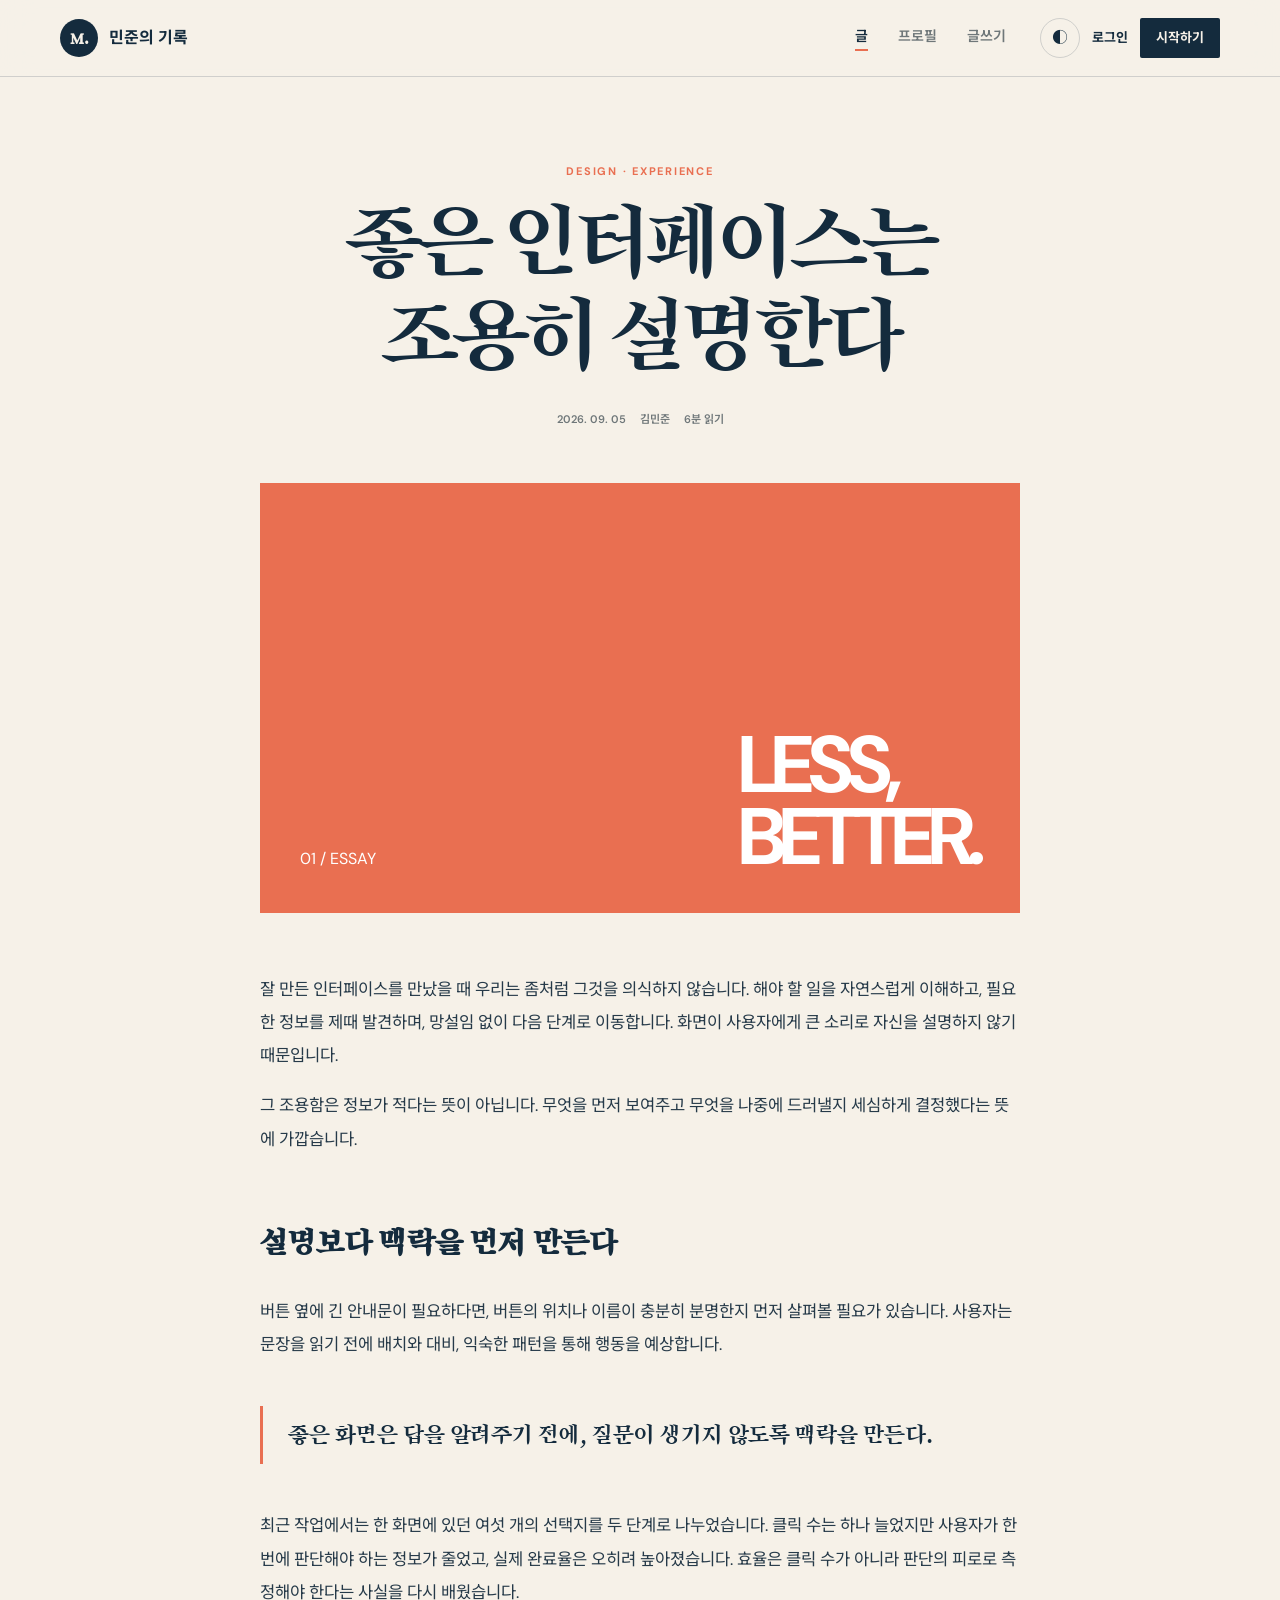
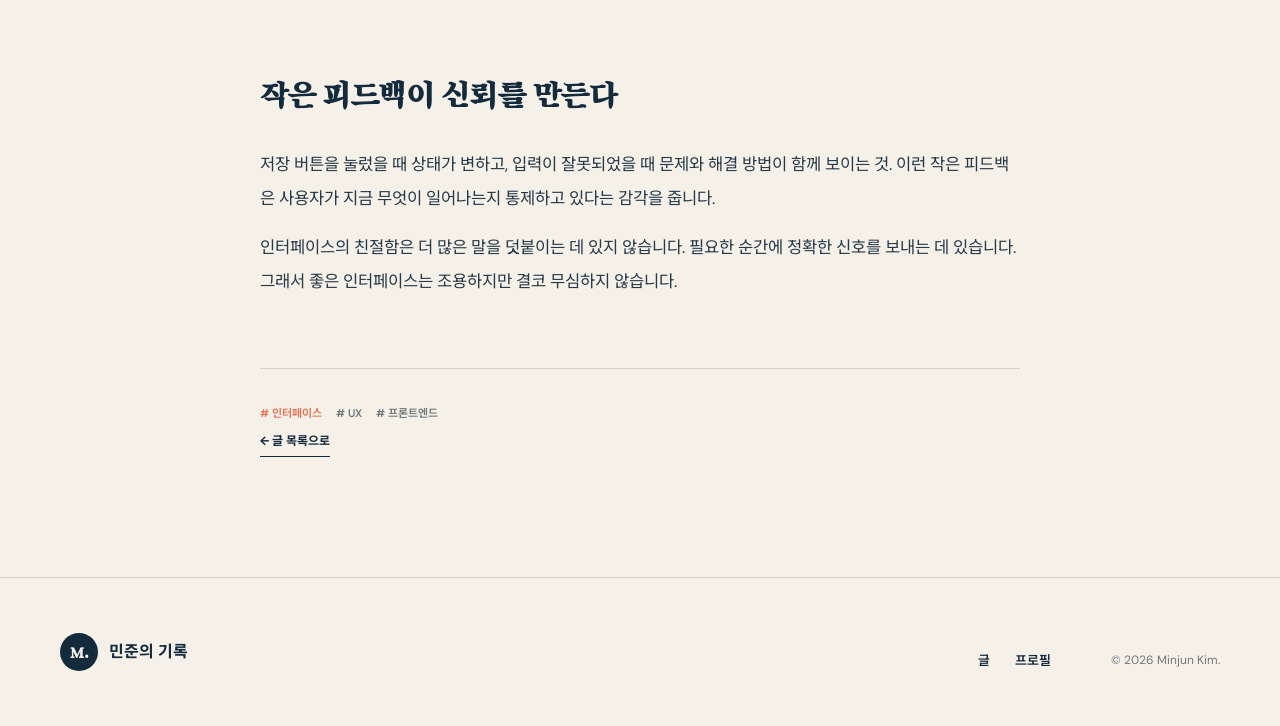
<file: post-detail.html>
<!doctype html><html lang="ko" data-theme="light"><head><meta charset="UTF-8"><meta name="viewport" content="width=device-width,initial-scale=1"><meta name="description" content="좋은 인터페이스는 조용히 설명한다"><title>좋은 인터페이스는 조용히 설명한다 — 민준의 기록</title><link rel="stylesheet" href="./css/style.css"><script src="./js/main.js" defer></script></head><body><header class="site-header"><div class="shell header-inner"><a class="brand" href="./index.html"><span class="brand-mark">M.</span><span>민준의 기록</span></a><nav class="desktop-nav"><a class="active" href="./index.html">글</a><a href="./profile.html">프로필</a><a href="./write.html">글쓰기</a></nav><div class="header-actions"><button class="icon-button theme-toggle" type="button">◐</button><a class="text-button auth-link" href="./login.html">로그인</a><a class="button small" href="./signup.html">시작하기</a><button class="icon-button menu-toggle" type="button">☰</button></div></div><nav class="mobile-nav"><a href="./index.html">글 목록</a><a href="./profile.html">프로필</a><a href="./write.html">글쓰기</a></nav></header><main><article class="article"><header class="article-header"><p class="kicker">DESIGN · EXPERIENCE</p><h1>좋은 인터페이스는<br>조용히 설명한다</h1><div class="post-meta" style="justify-content:center"><time>2026. 09. 05</time><span>김민준</span><span>6분 읽기</span></div></header><div class="article-cover"><span>01 / ESSAY</span><strong>LESS,<br>BETTER.</strong></div><div class="prose"><p>잘 만든 인터페이스를 만났을 때 우리는 좀처럼 그것을 의식하지 않습니다. 해야 할 일을 자연스럽게 이해하고, 필요한 정보를 제때 발견하며, 망설임 없이 다음 단계로 이동합니다. 화면이 사용자에게 큰 소리로 자신을 설명하지 않기 때문입니다.</p><p>그 조용함은 정보가 적다는 뜻이 아닙니다. 무엇을 먼저 보여주고 무엇을 나중에 드러낼지 세심하게 결정했다는 뜻에 가깝습니다.</p><h2>설명보다 맥락을 먼저 만든다</h2><p>버튼 옆에 긴 안내문이 필요하다면, 버튼의 위치나 이름이 충분히 분명한지 먼저 살펴볼 필요가 있습니다. 사용자는 문장을 읽기 전에 배치와 대비, 익숙한 패턴을 통해 행동을 예상합니다.</p><blockquote>좋은 화면은 답을 알려주기 전에, 질문이 생기지 않도록 맥락을 만든다.</blockquote><p>최근 작업에서는 한 화면에 있던 여섯 개의 선택지를 두 단계로 나누었습니다. 클릭 수는 하나 늘었지만 사용자가 한 번에 판단해야 하는 정보가 줄었고, 실제 완료율은 오히려 높아졌습니다. 효율은 클릭 수가 아니라 판단의 피로로 측정해야 한다는 사실을 다시 배웠습니다.</p><h2>작은 피드백이 신뢰를 만든다</h2><p>저장 버튼을 눌렀을 때 상태가 변하고, 입력이 잘못되었을 때 문제와 해결 방법이 함께 보이는 것. 이런 작은 피드백은 사용자가 지금 무엇이 일어나는지 통제하고 있다는 감각을 줍니다.</p><p>인터페이스의 친절함은 더 많은 말을 덧붙이는 데 있지 않습니다. 필요한 순간에 정확한 신호를 보내는 데 있습니다. 그래서 좋은 인터페이스는 조용하지만 결코 무심하지 않습니다.</p></div><footer class="article-footer"><div class="post-meta"><span># 인터페이스</span><span># UX</span><span># 프론트엔드</span></div><a class="read-link" href="./index.html">← 글 목록으로</a></footer></article></main><footer class="site-footer"><div class="shell"><div><a class="brand" href="./index.html"><span class="brand-mark">M.</span><span>민준의 기록</span></a></div><div class="footer-links"><a href="./index.html">글</a><a href="./profile.html">프로필</a></div><p>© <span data-year></span> Minjun Kim.</p></div></footer></body></html>
</file>
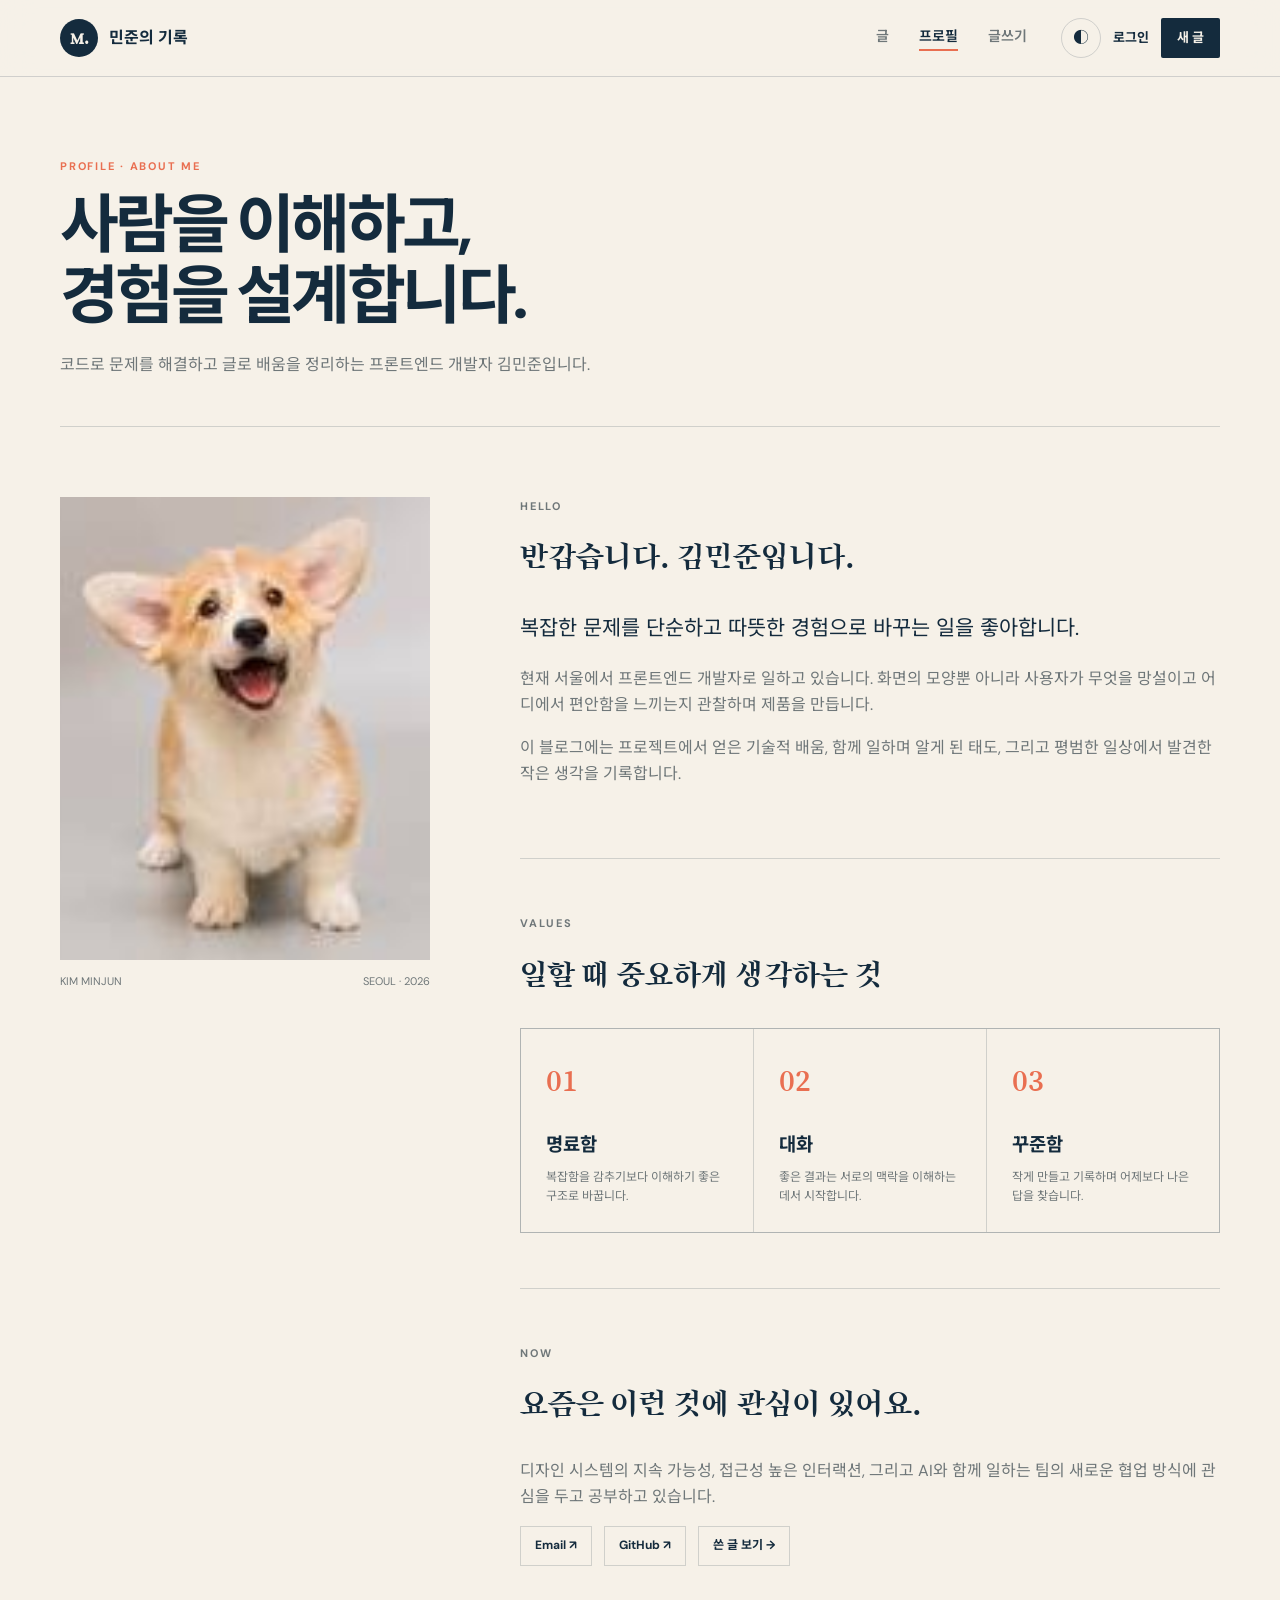
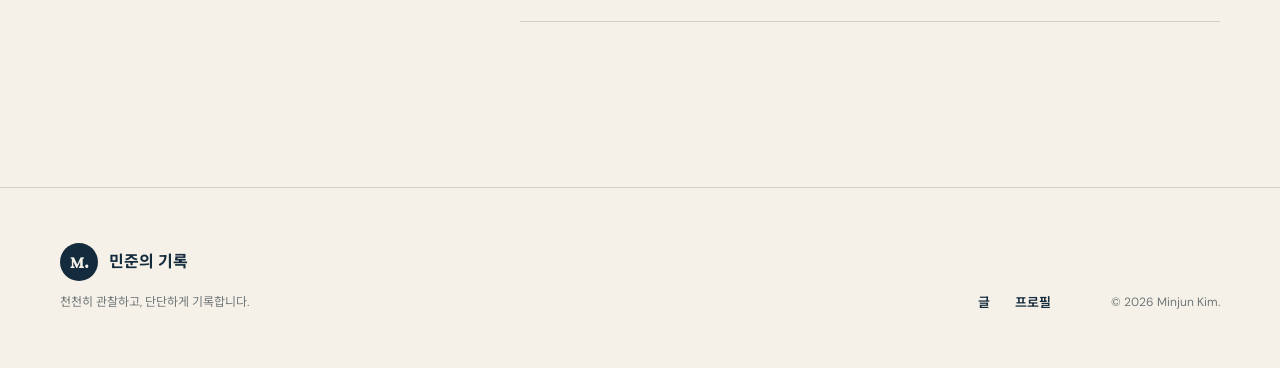
<file: profile.html>
<!doctype html><html lang="ko" data-theme="light"><head><meta charset="UTF-8"><meta name="viewport" content="width=device-width,initial-scale=1"><title>프로필 — 민준의 기록</title><link rel="stylesheet" href="./css/style.css"><script src="./js/main.js" defer></script></head><body><header class="site-header"><div class="shell header-inner"><a class="brand" href="./index.html"><span class="brand-mark">M.</span><span>민준의 기록</span></a><nav class="desktop-nav"><a href="./index.html">글</a><a class="active" href="./profile.html">프로필</a><a href="./write.html">글쓰기</a></nav><div class="header-actions"><button class="icon-button theme-toggle" type="button">◐</button><a class="text-button auth-link" href="./login.html">로그인</a><a class="button small" href="./write.html">새 글</a><button class="icon-button menu-toggle" type="button">☰</button></div></div><nav class="mobile-nav"><a href="./index.html">글</a><a href="./write.html">글쓰기</a><a href="./login.html">로그인</a></nav></header><main><section class="page-hero shell"><p class="kicker">PROFILE · ABOUT ME</p><h1 class="page-title">사람을 이해하고,<br>경험을 설계합니다.</h1><p class="page-subtitle">코드로 문제를 해결하고 글로 배움을 정리하는 프론트엔드 개발자 김민준입니다.</p></section><div class="shell profile-grid"><figure class="profile-photo"><img src="./assets/images/profile.jpeg" alt="김민준 프로필 사진"><figcaption><span>KIM MINJUN</span><span>SEOUL · 2026</span></figcaption></figure><div class="profile-content"><section><p class="kicker">HELLO</p><h2>반갑습니다. 김민준입니다.</h2><p class="lead">복잡한 문제를 단순하고 따뜻한 경험으로 바꾸는 일을 좋아합니다.</p><p>현재 서울에서 프론트엔드 개발자로 일하고 있습니다. 화면의 모양뿐 아니라 사용자가 무엇을 망설이고 어디에서 편안함을 느끼는지 관찰하며 제품을 만듭니다.</p><p>이 블로그에는 프로젝트에서 얻은 기술적 배움, 함께 일하며 알게 된 태도, 그리고 평범한 일상에서 발견한 작은 생각을 기록합니다.</p></section><section><p class="kicker">VALUES</p><h2>일할 때 중요하게 생각하는 것</h2><div class="value-list"><div><span>01</span><h3>명료함</h3><p>복잡함을 감추기보다 이해하기 좋은 구조로 바꿉니다.</p></div><div><span>02</span><h3>대화</h3><p>좋은 결과는 서로의 맥락을 이해하는 데서 시작합니다.</p></div><div><span>03</span><h3>꾸준함</h3><p>작게 만들고 기록하며 어제보다 나은 답을 찾습니다.</p></div></div></section><section><p class="kicker">NOW</p><h2>요즘은 이런 것에 관심이 있어요.</h2><p>디자인 시스템의 지속 가능성, 접근성 높은 인터랙션, 그리고 AI와 함께 일하는 팀의 새로운 협업 방식에 관심을 두고 공부하고 있습니다.</p><div class="social-row"><a href="mailto:hello@example.com">Email ↗</a><a href="https://github.com" target="_blank" rel="noreferrer">GitHub ↗</a><a href="./index.html">쓴 글 보기 →</a></div></section></div></div></main><footer class="site-footer"><div class="shell"><div><a class="brand" href="./index.html"><span class="brand-mark">M.</span><span>민준의 기록</span></a><p>천천히 관찰하고, 단단하게 기록합니다.</p></div><div class="footer-links"><a href="./index.html">글</a><a href="./profile.html">프로필</a></div><p>© <span data-year></span> Minjun Kim.</p></div></footer></body></html>
</file>
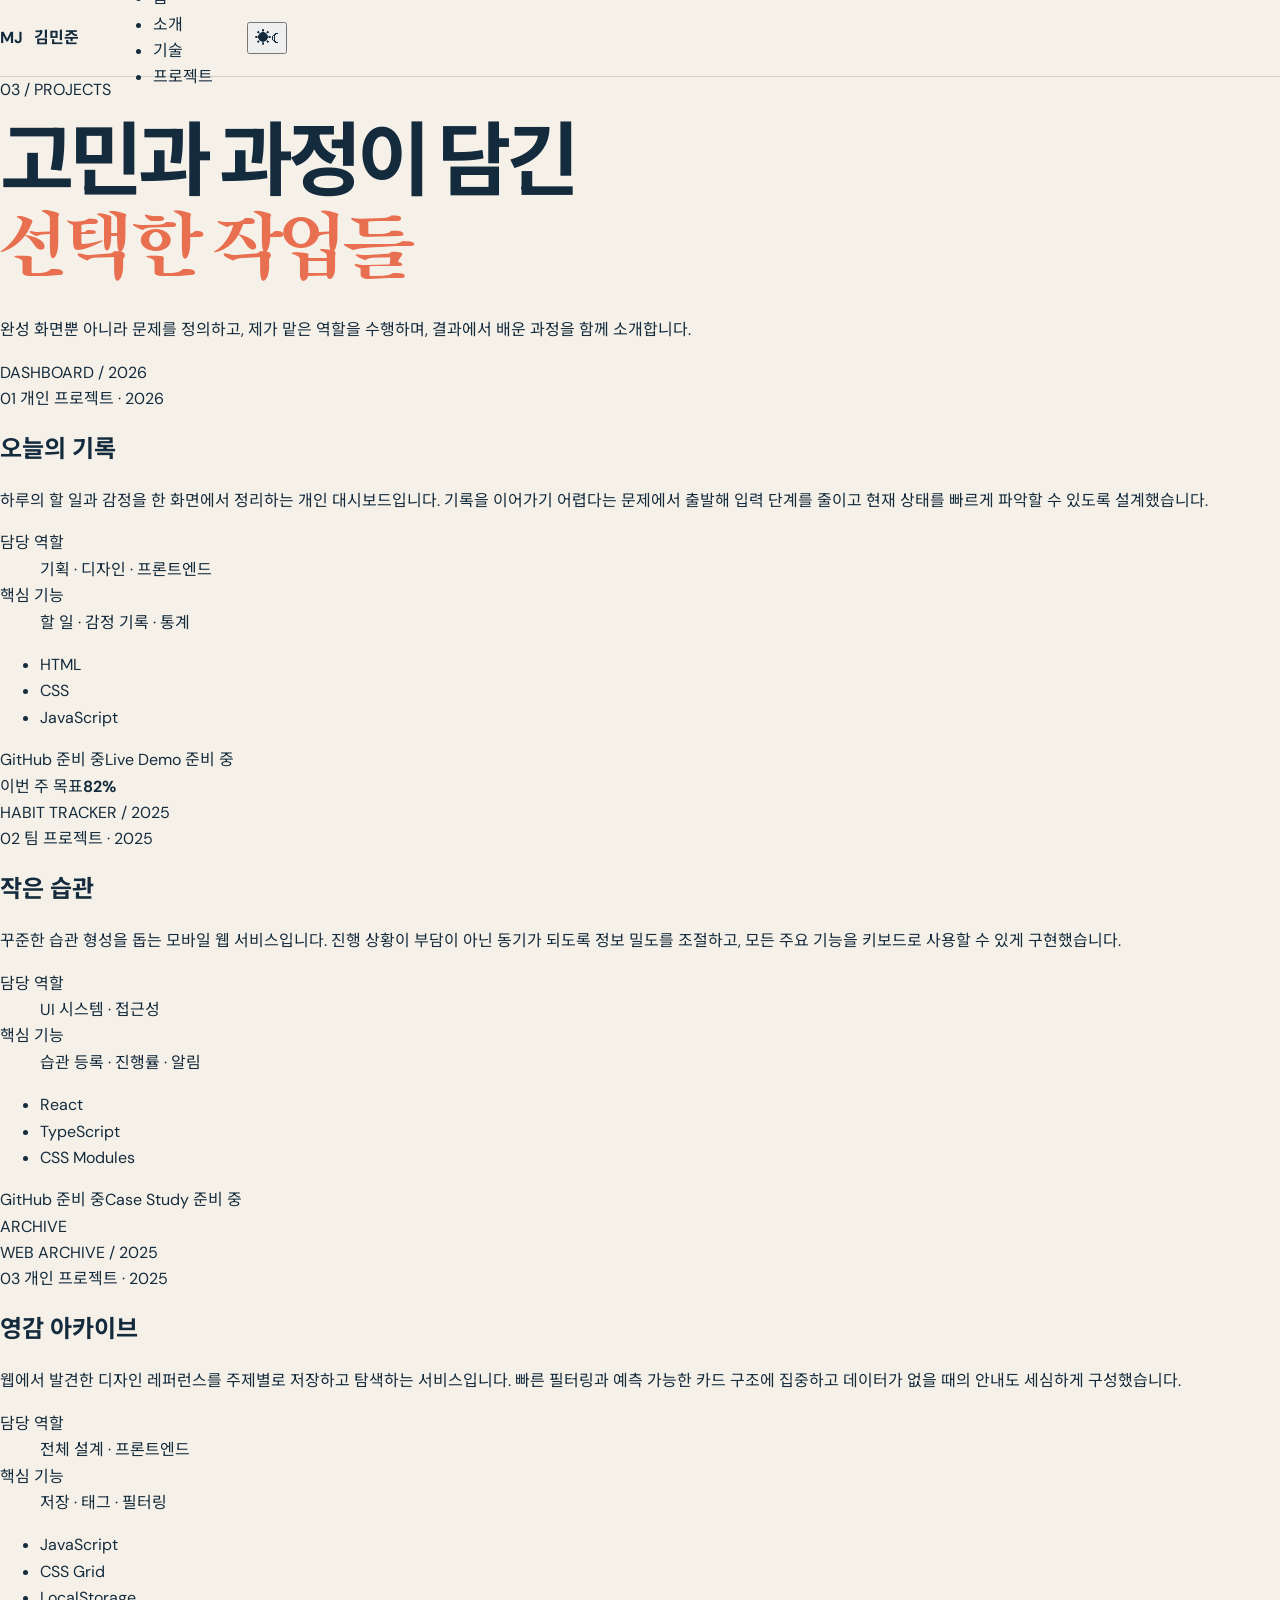
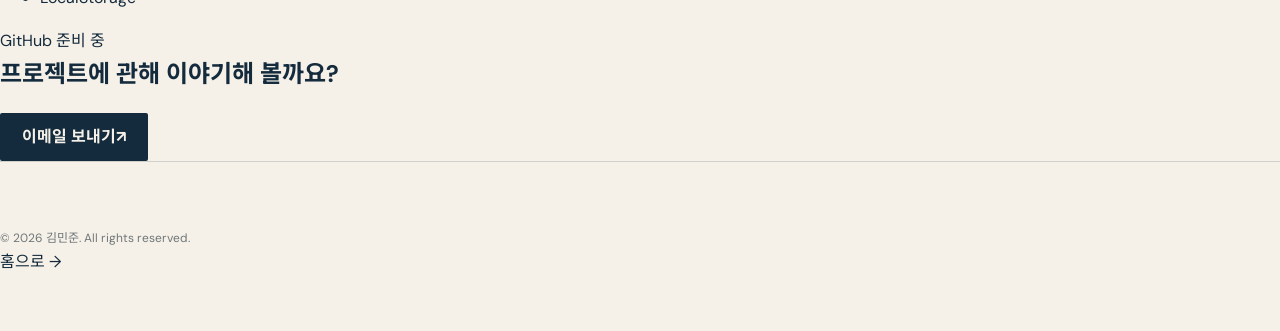
<file: projects.html>
<!doctype html>
<html lang="ko" data-theme="light">
  <head>
    <meta charset="UTF-8">
    <meta name="viewport" content="width=device-width, initial-scale=1.0">
    <meta name="description" content="프론트엔드 개발자 김민준의 대표 프로젝트와 담당 역할을 확인하세요.">
    <meta name="theme-color" content="#f5f0e8">
    <title>프로젝트 · 김민준</title>
    <link rel="stylesheet" href="./css/style.css">
    <script src="./js/main.js" defer></script>
  </head>
  <body>
    <a class="skip-link" href="#main-content">본문 바로가기</a>
    <header class="site-header is-scrolled" data-header>
      <div class="container header-inner">
        <a class="brand" href="./index.html" aria-label="김민준 포트폴리오 홈"><span aria-hidden="true">MJ</span><span class="brand-name">김민준</span></a>
        <nav class="main-nav" aria-label="주요 메뉴">
          <button class="menu-toggle" type="button" aria-expanded="false" aria-controls="nav-list"><span class="sr-only">메뉴 열기</span><span class="menu-line" aria-hidden="true"></span><span class="menu-line" aria-hidden="true"></span></button>
          <ul class="nav-list" id="nav-list" data-nav-list>
            <li><a class="nav-link" href="./index.html">홈</a></li>
            <li><a class="nav-link" href="./about.html">소개</a></li>
            <li><a class="nav-link" href="./skills.html">기술</a></li>
            <li><a class="nav-link is-active" href="./projects.html" aria-current="page">프로젝트</a></li>
          </ul>
        </nav>
        <button class="theme-toggle" type="button" aria-label="다크 테마로 전환" title="테마 전환"><span class="theme-icon theme-icon-sun" aria-hidden="true">☀</span><span class="theme-icon theme-icon-moon" aria-hidden="true">☾</span></button>
      </div>
    </header>

    <main class="subpage-main" id="main-content">
      <section class="subpage-hero">
        <div class="container subpage-hero-inner" data-reveal>
          <div><p class="section-number">03 / PROJECTS</p><h1>고민과 과정이 담긴<br><em>선택한 작업들</em></h1></div>
          <p class="subpage-summary">완성 화면뿐 아니라 문제를 정의하고, 제가 맡은 역할을 수행하며, 결과에서 배운 과정을 함께 소개합니다.</p>
        </div>
      </section>

      <div class="container subpage-content">
        <div class="project-detail-list">
          <article class="project-detail-card" data-reveal>
            <div class="project-visual project-visual-one" aria-hidden="true"><div class="mock-browser"><span></span><span></span><span></span><div class="mock-dashboard"><i></i><b></b><b></b><b></b></div></div><span class="visual-caption">DASHBOARD / 2026</span></div>
            <div class="project-copy"><p class="project-meta"><span>01</span> 개인 프로젝트 · 2026</p><h2>오늘의 기록</h2><p>하루의 할 일과 감정을 한 화면에서 정리하는 개인 대시보드입니다. 기록을 이어가기 어렵다는 문제에서 출발해 입력 단계를 줄이고 현재 상태를 빠르게 파악할 수 있도록 설계했습니다.</p><dl class="project-facts"><div><dt>담당 역할</dt><dd>기획 · 디자인 · 프론트엔드</dd></div><div><dt>핵심 기능</dt><dd>할 일 · 감정 기록 · 통계</dd></div></dl><ul class="chip-list"><li>HTML</li><li>CSS</li><li>JavaScript</li></ul><div class="project-links"><span class="text-link is-disabled">GitHub 준비 중</span><span class="text-link is-disabled">Live Demo 준비 중</span></div></div>
          </article>
          <article class="project-detail-card" data-reveal>
            <div class="project-visual project-visual-two" aria-hidden="true"><div class="mock-phone"><div class="phone-header"></div><i></i><i></i><i></i></div><div class="mock-card-float"><span>이번 주 목표</span><strong>82%</strong><i></i></div><span class="visual-caption">HABIT TRACKER / 2025</span></div>
            <div class="project-copy"><p class="project-meta"><span>02</span> 팀 프로젝트 · 2025</p><h2>작은 습관</h2><p>꾸준한 습관 형성을 돕는 모바일 웹 서비스입니다. 진행 상황이 부담이 아닌 동기가 되도록 정보 밀도를 조절하고, 모든 주요 기능을 키보드로 사용할 수 있게 구현했습니다.</p><dl class="project-facts"><div><dt>담당 역할</dt><dd>UI 시스템 · 접근성</dd></div><div><dt>핵심 기능</dt><dd>습관 등록 · 진행률 · 알림</dd></div></dl><ul class="chip-list"><li>React</li><li>TypeScript</li><li>CSS Modules</li></ul><div class="project-links"><span class="text-link is-disabled">GitHub 준비 중</span><span class="text-link is-disabled">Case Study 준비 중</span></div></div>
          </article>
          <article class="project-detail-card" data-reveal>
            <div class="project-visual project-visual-three" aria-hidden="true"><div class="catalog-title">ARCHIVE</div><div class="catalog-grid"><i></i><i></i><i></i><i></i></div><span class="visual-caption">WEB ARCHIVE / 2025</span></div>
            <div class="project-copy"><p class="project-meta"><span>03</span> 개인 프로젝트 · 2025</p><h2>영감 아카이브</h2><p>웹에서 발견한 디자인 레퍼런스를 주제별로 저장하고 탐색하는 서비스입니다. 빠른 필터링과 예측 가능한 카드 구조에 집중하고 데이터가 없을 때의 안내도 세심하게 구성했습니다.</p><dl class="project-facts"><div><dt>담당 역할</dt><dd>전체 설계 · 프론트엔드</dd></div><div><dt>핵심 기능</dt><dd>저장 · 태그 · 필터링</dd></div></dl><ul class="chip-list"><li>JavaScript</li><li>CSS Grid</li><li>LocalStorage</li></ul><div class="project-links"><span class="text-link is-disabled">GitHub 준비 중</span></div></div>
          </article>
        </div>
      </div>
    </main>

    <section class="subpage-cta"><div class="container subpage-cta-inner"><h2>프로젝트에 관해 이야기해 볼까요?</h2><a class="button" href="mailto:hello@example.com">이메일 보내기 <span aria-hidden="true">↗</span></a></div></section>
    <footer class="site-footer"><div class="container footer-inner"><p>© <span data-current-year>2026</span> 김민준. All rights reserved.</p><a href="./index.html">홈으로 <span aria-hidden="true">→</span></a></div></footer>
  </body>
</html>
</file>
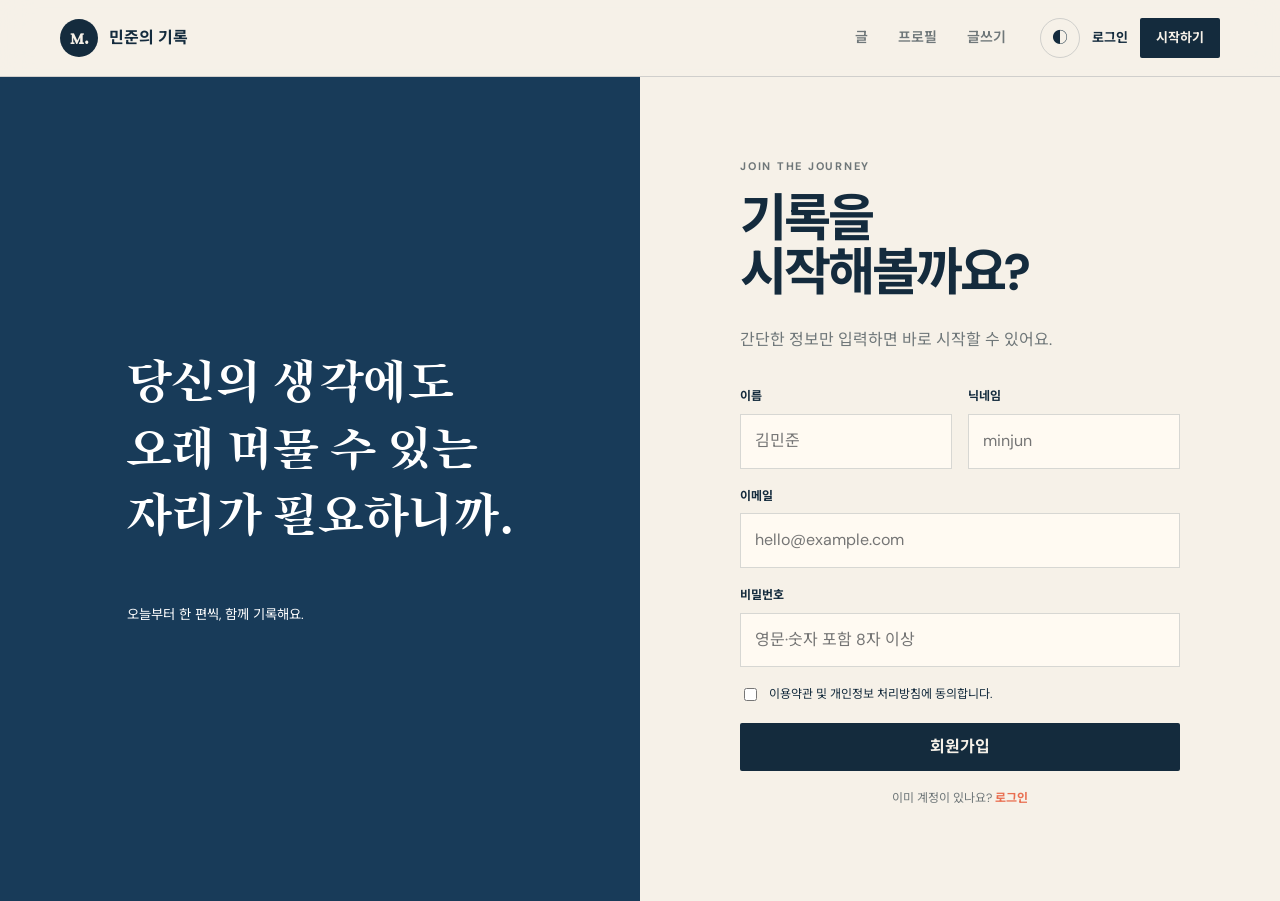
<file: signup.html>
<!doctype html><html lang="ko" data-theme="light"><head><meta charset="UTF-8"><meta name="viewport" content="width=device-width,initial-scale=1"><title>회원가입 — 민준의 기록</title><link rel="stylesheet" href="./css/style.css"><script src="./js/main.js" defer></script></head><body><header class="site-header"><div class="shell header-inner"><a class="brand" href="./index.html"><span class="brand-mark">M.</span><span>민준의 기록</span></a><nav class="desktop-nav"><a href="./index.html">글</a><a href="./profile.html">프로필</a><a href="./write.html">글쓰기</a></nav><div class="header-actions"><button class="icon-button theme-toggle" type="button">◐</button><a class="text-button" href="./login.html">로그인</a><a class="button small" href="./signup.html">시작하기</a><button class="icon-button menu-toggle" type="button">☰</button></div></div><nav class="mobile-nav"><a href="./index.html">글</a><a href="./profile.html">프로필</a><a href="./login.html">로그인</a></nav></header><main class="auth-shell"><section class="auth-side"><div class="auth-quote"><p>당신의 생각에도<br>오래 머물 수 있는<br>자리가 필요하니까.</p><small>오늘부터 한 편씩, 함께 기록해요.</small></div></section><section class="auth-main"><div class="auth-card"><p class="kicker">JOIN THE JOURNEY</p><h1>기록을<br>시작해볼까요?</h1><p>간단한 정보만 입력하면 바로 시작할 수 있어요.</p><form class="form" data-auth-form="signup"><div class="form-row"><div class="field"><label for="name">이름</label><input id="name" name="name" required placeholder="김민준"></div><div class="field"><label for="nickname">닉네임</label><input id="nickname" name="nickname" required placeholder="minjun"></div></div><div class="field"><label for="email">이메일</label><input id="email" name="email" type="email" required placeholder="hello@example.com"></div><div class="field"><label for="password">비밀번호</label><input id="password" name="password" type="password" required minlength="4" placeholder="4자 이상 입력"></div><label class="check"><input type="checkbox" required> 이용약관 및 개인정보 처리방침에 동의합니다.</label><p class="auth-message" hidden role="status"></p><button class="button" type="submit">회원가입</button><p class="form-switch">이미 계정이 있나요? <a href="./login.html">로그인</a></p></form></div></section></main></body></html>
</file>
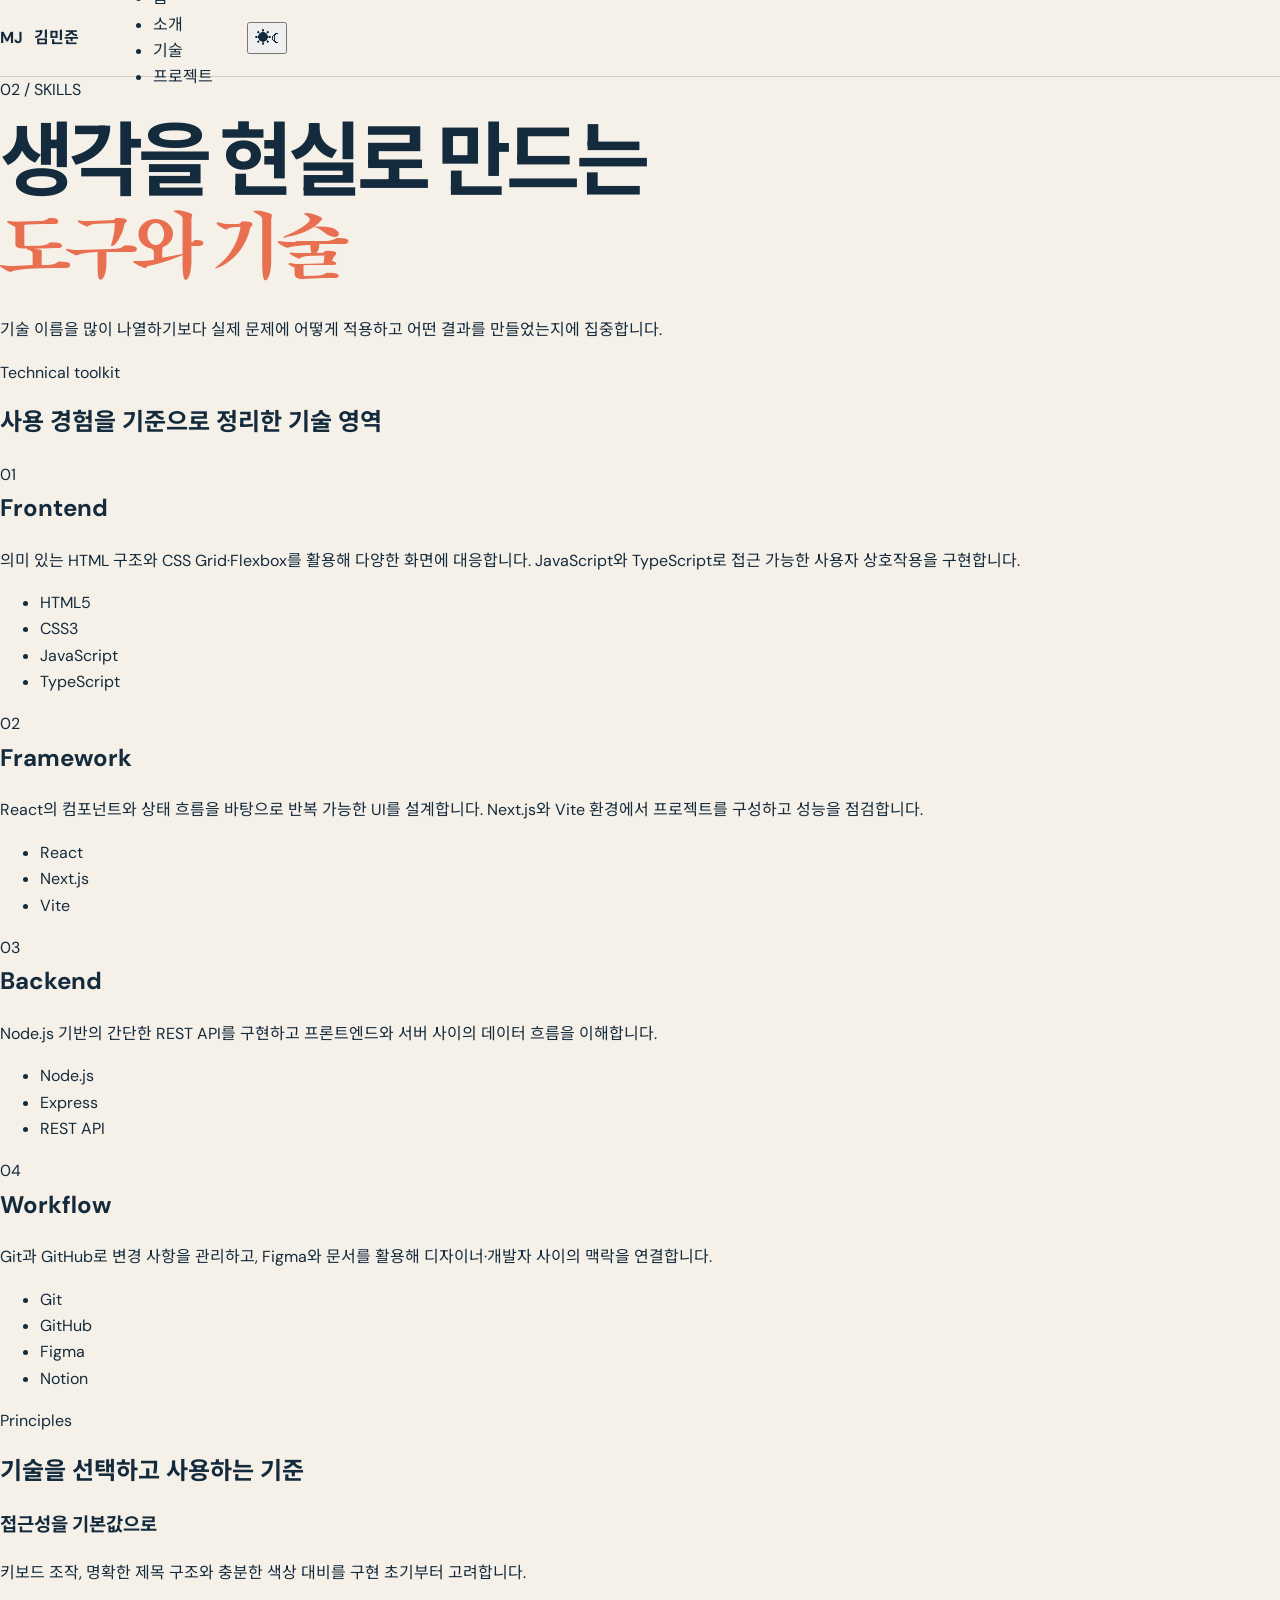
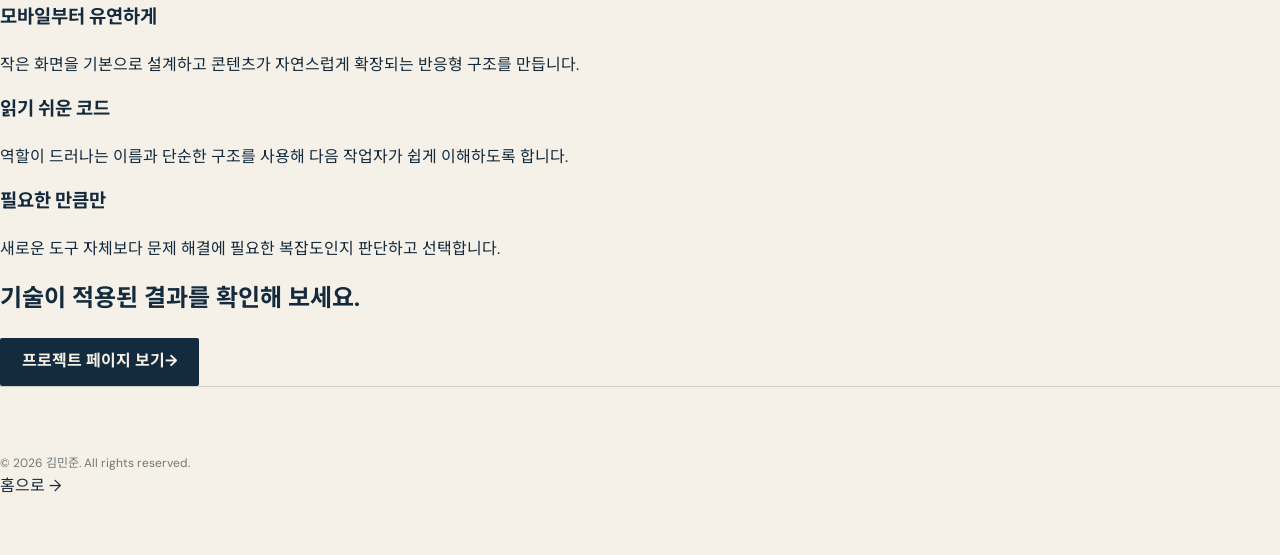
<file: skills.html>
<!doctype html>
<html lang="ko" data-theme="light">
  <head>
    <meta charset="UTF-8">
    <meta name="viewport" content="width=device-width, initial-scale=1.0">
    <meta name="description" content="프론트엔드 개발자 김민준이 사용하는 기술과 활용 경험을 확인하세요.">
    <meta name="theme-color" content="#f5f0e8">
    <title>기술 · 김민준</title>
    <link rel="stylesheet" href="./css/style.css">
    <script src="./js/main.js" defer></script>
  </head>
  <body>
    <a class="skip-link" href="#main-content">본문 바로가기</a>
    <header class="site-header is-scrolled" data-header>
      <div class="container header-inner">
        <a class="brand" href="./index.html" aria-label="김민준 포트폴리오 홈"><span aria-hidden="true">MJ</span><span class="brand-name">김민준</span></a>
        <nav class="main-nav" aria-label="주요 메뉴">
          <button class="menu-toggle" type="button" aria-expanded="false" aria-controls="nav-list"><span class="sr-only">메뉴 열기</span><span class="menu-line" aria-hidden="true"></span><span class="menu-line" aria-hidden="true"></span></button>
          <ul class="nav-list" id="nav-list" data-nav-list>
            <li><a class="nav-link" href="./index.html">홈</a></li>
            <li><a class="nav-link" href="./about.html">소개</a></li>
            <li><a class="nav-link is-active" href="./skills.html" aria-current="page">기술</a></li>
            <li><a class="nav-link" href="./projects.html">프로젝트</a></li>
          </ul>
        </nav>
        <button class="theme-toggle" type="button" aria-label="다크 테마로 전환" title="테마 전환"><span class="theme-icon theme-icon-sun" aria-hidden="true">☀</span><span class="theme-icon theme-icon-moon" aria-hidden="true">☾</span></button>
      </div>
    </header>

    <main class="subpage-main" id="main-content">
      <section class="subpage-hero">
        <div class="container subpage-hero-inner" data-reveal>
          <div><p class="section-number">02 / SKILLS</p><h1>생각을 현실로 만드는<br><em>도구와 기술</em></h1></div>
          <p class="subpage-summary">기술 이름을 많이 나열하기보다 실제 문제에 어떻게 적용하고 어떤 결과를 만들었는지에 집중합니다.</p>
        </div>
      </section>

      <div class="container subpage-content">
        <section class="subpage-section" data-reveal>
          <p class="content-kicker">Technical toolkit</p>
          <h2 class="content-title">사용 경험을 기준으로 정리한 기술 영역</h2>
          <div class="skill-detail-list">
            <article class="skill-detail"><span class="skill-detail-number">01</span><h2>Frontend</h2><div class="skill-detail-copy"><p>의미 있는 HTML 구조와 CSS Grid·Flexbox를 활용해 다양한 화면에 대응합니다. JavaScript와 TypeScript로 접근 가능한 사용자 상호작용을 구현합니다.</p><ul class="chip-list"><li>HTML5</li><li>CSS3</li><li>JavaScript</li><li>TypeScript</li></ul></div></article>
            <article class="skill-detail"><span class="skill-detail-number">02</span><h2>Framework</h2><div class="skill-detail-copy"><p>React의 컴포넌트와 상태 흐름을 바탕으로 반복 가능한 UI를 설계합니다. Next.js와 Vite 환경에서 프로젝트를 구성하고 성능을 점검합니다.</p><ul class="chip-list"><li>React</li><li>Next.js</li><li>Vite</li></ul></div></article>
            <article class="skill-detail"><span class="skill-detail-number">03</span><h2>Backend</h2><div class="skill-detail-copy"><p>Node.js 기반의 간단한 REST API를 구현하고 프론트엔드와 서버 사이의 데이터 흐름을 이해합니다.</p><ul class="chip-list"><li>Node.js</li><li>Express</li><li>REST API</li></ul></div></article>
            <article class="skill-detail"><span class="skill-detail-number">04</span><h2>Workflow</h2><div class="skill-detail-copy"><p>Git과 GitHub로 변경 사항을 관리하고, Figma와 문서를 활용해 디자이너·개발자 사이의 맥락을 연결합니다.</p><ul class="chip-list"><li>Git</li><li>GitHub</li><li>Figma</li><li>Notion</li></ul></div></article>
          </div>
        </section>

        <section class="subpage-section" data-reveal>
          <p class="content-kicker">Principles</p>
          <h2 class="content-title">기술을 선택하고 사용하는 기준</h2>
          <div class="principle-grid">
            <article class="principle-card"><h3>접근성을 기본값으로</h3><p>키보드 조작, 명확한 제목 구조와 충분한 색상 대비를 구현 초기부터 고려합니다.</p></article>
            <article class="principle-card"><h3>모바일부터 유연하게</h3><p>작은 화면을 기본으로 설계하고 콘텐츠가 자연스럽게 확장되는 반응형 구조를 만듭니다.</p></article>
            <article class="principle-card"><h3>읽기 쉬운 코드</h3><p>역할이 드러나는 이름과 단순한 구조를 사용해 다음 작업자가 쉽게 이해하도록 합니다.</p></article>
            <article class="principle-card"><h3>필요한 만큼만</h3><p>새로운 도구 자체보다 문제 해결에 필요한 복잡도인지 판단하고 선택합니다.</p></article>
          </div>
        </section>
      </div>
    </main>

    <section class="subpage-cta"><div class="container subpage-cta-inner"><h2>기술이 적용된 결과를 확인해 보세요.</h2><a class="button" href="./projects.html">프로젝트 페이지 보기 <span aria-hidden="true">→</span></a></div></section>
    <footer class="site-footer"><div class="container footer-inner"><p>© <span data-current-year>2026</span> 김민준. All rights reserved.</p><a href="./index.html">홈으로 <span aria-hidden="true">→</span></a></div></footer>
  </body>
</html>
</file>
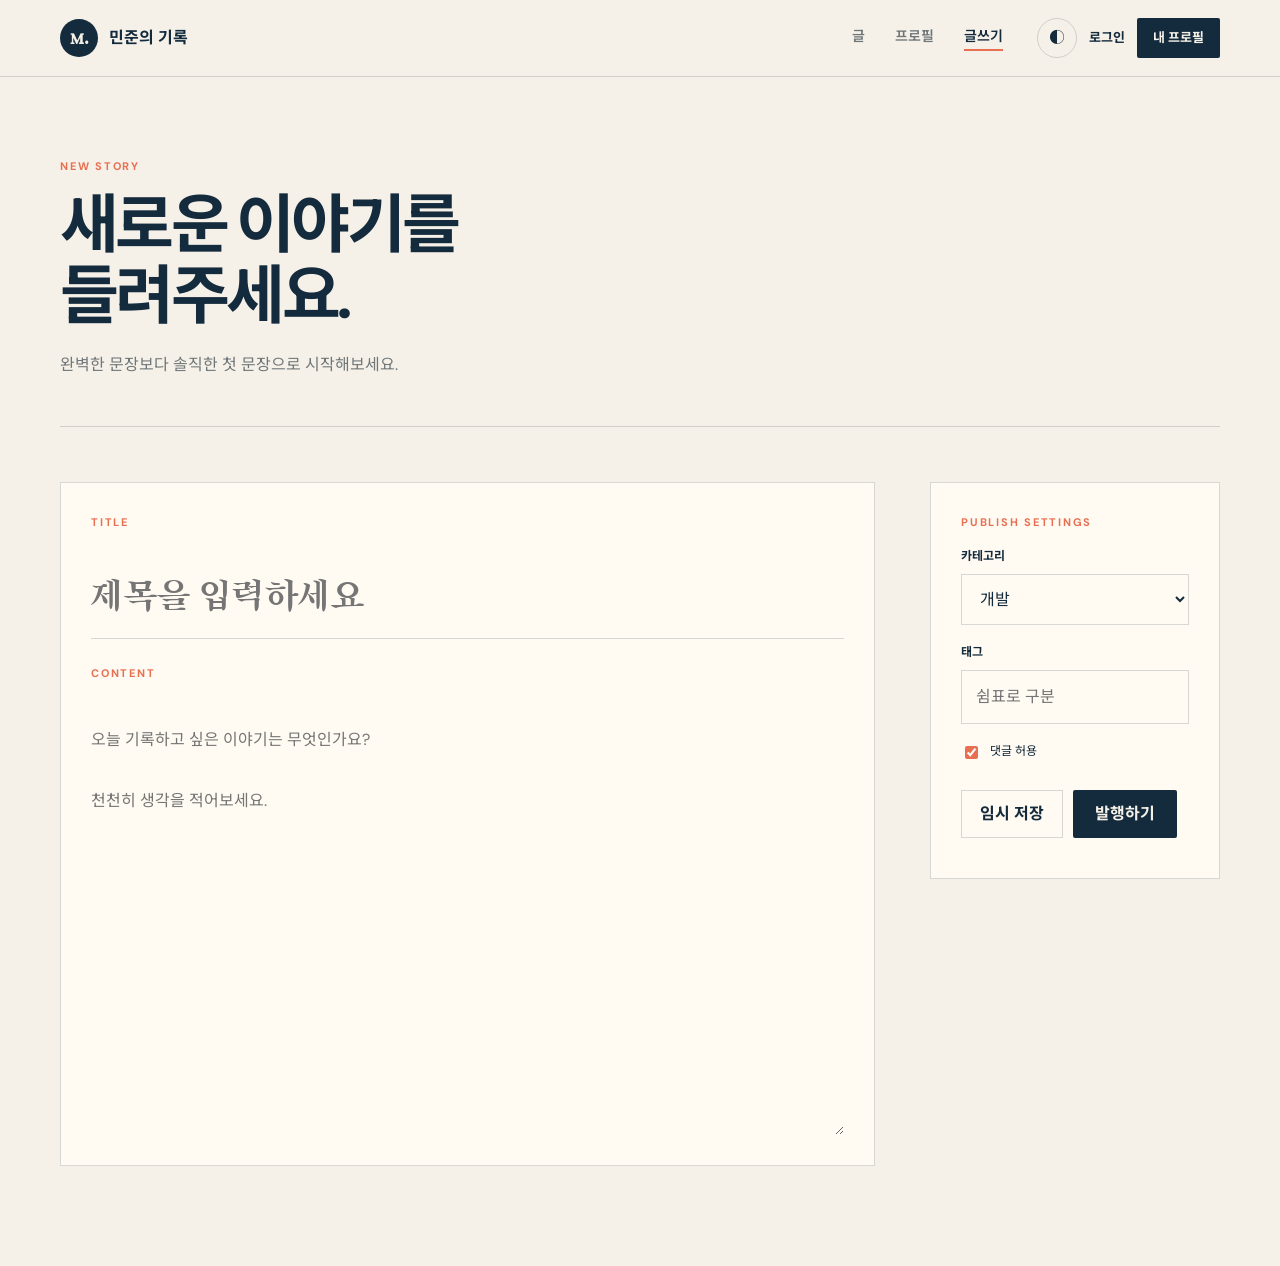
<file: write.html>
<!doctype html><html lang="ko" data-theme="light"><head><meta charset="UTF-8"><meta name="viewport" content="width=device-width,initial-scale=1"><title>새 글 작성 — 민준의 기록</title><link rel="stylesheet" href="./css/style.css"><script src="./js/main.js" defer></script></head><body><header class="site-header"><div class="shell header-inner"><a class="brand" href="./index.html"><span class="brand-mark">M.</span><span>민준의 기록</span></a><nav class="desktop-nav"><a href="./index.html">글</a><a href="./profile.html">프로필</a><a class="active" href="./write.html">글쓰기</a></nav><div class="header-actions"><button class="icon-button theme-toggle" type="button">◐</button><a class="text-button auth-link" href="./login.html">로그인</a><a class="button small" href="./profile.html">내 프로필</a><button class="icon-button menu-toggle" type="button">☰</button></div></div><nav class="mobile-nav"><a href="./index.html">글 목록</a><a href="./profile.html">프로필</a></nav></header><main><section class="page-hero shell"><p class="kicker">NEW STORY</p><h1 class="page-title">새로운 이야기를<br>들려주세요.</h1><p class="page-subtitle">완벽한 문장보다 솔직한 첫 문장으로 시작해보세요.</p></section><form class="shell editor-shell" data-write-form><section class="editor-main"><label class="field"><span class="kicker">TITLE</span><input class="title-input" name="title" required placeholder="제목을 입력하세요"></label><label class="field"><span class="kicker" style="margin-top:25px">CONTENT</span><textarea name="content" required placeholder="오늘 기록하고 싶은 이야기는 무엇인가요?&#10;&#10;천천히 생각을 적어보세요."></textarea></label></section><aside class="editor-side"><p class="kicker">PUBLISH SETTINGS</p><div class="field"><label for="category">카테고리</label><select id="category" name="category"><option>개발</option><option>디자인</option><option>커리어</option><option>생산성</option><option>일상</option></select></div><div class="field" style="margin-top:18px"><label for="tags">태그</label><input id="tags" name="tags" placeholder="쉼표로 구분"></div><label class="check" style="margin-top:18px"><input type="checkbox" name="comments" checked> 댓글 허용</label><div class="editor-actions"><button class="ghost-button" type="button" data-save-draft>임시 저장</button><button class="button" type="submit">발행하기</button></div><p class="form-status" data-write-status role="status"></p></aside></form></main></body></html>
</file>
<file: css/style.css>
@import url('https://fonts.googleapis.com/css2?family=DM+Sans:wght@400;500;600;700&family=Noto+Sans+KR:wght@400;500;600;700&family=Song+Myung&display=swap');
:root{--bg:#f6f1e8;--surface:#fffaf2;--ink:#142b3d;--muted:#6f7779;--line:rgba(20,43,61,.17);--accent:#e96f51;--blue:#b9d9e8;--navy:#183b59;--sand:#dbc8a6;--shadow:0 20px 60px rgba(22,42,55,.1);--sans:'DM Sans','Noto Sans KR',sans-serif;--serif:'Song Myung',serif;--max:1160px}
[data-theme=dark]{--bg:#101b24;--surface:#172733;--ink:#f8f1e7;--muted:#adb8be;--line:rgba(255,255,255,.15);--accent:#f28164;--shadow:0 20px 60px rgba(0,0,0,.28)}
*{box-sizing:border-box}html{scroll-behavior:smooth}body{margin:0;background:var(--bg);color:var(--ink);font-family:var(--sans);line-height:1.65;transition:.2s}a{color:inherit;text-decoration:none}img{max-width:100%;display:block}button,input,textarea,select{font:inherit;color:inherit}button{cursor:pointer}.shell{width:min(calc(100% - 40px),var(--max));margin:auto}.skip-link{position:fixed;top:10px;left:10px;z-index:99;background:var(--ink);color:var(--bg);padding:10px;transform:translateY(-150%)}.skip-link:focus{transform:none}:focus-visible{outline:3px solid var(--accent);outline-offset:3px}.site-header{position:sticky;top:0;z-index:20;background:color-mix(in srgb,var(--bg) 91%,transparent);border-bottom:1px solid var(--line);backdrop-filter:blur(16px)}
.header-inner{height:76px;display:flex;align-items:center;gap:34px}.brand{display:flex;align-items:center;gap:11px;font-weight:700}.brand-mark{display:grid;place-items:center;width:38px;height:38px;border-radius:50%;background:var(--ink);color:var(--bg);font-family:var(--serif)}.desktop-nav{display:flex;gap:30px;margin-left:auto}.desktop-nav a{font-size:14px;color:var(--muted);font-weight:600}.desktop-nav a:hover,.desktop-nav .active{color:var(--ink)}.desktop-nav .active{border-bottom:2px solid var(--accent)}.header-actions{display:flex;align-items:center;gap:12px}.icon-button{width:40px;height:40px;border:1px solid var(--line);border-radius:50%;background:transparent}.button,.text-button{display:inline-flex;align-items:center;justify-content:center;border:0;background:transparent;font-weight:700}.button{min-height:48px;padding:0 22px;background:var(--ink);color:var(--bg);border-radius:2px}.button:hover{background:var(--accent);color:white}.button.small{min-height:40px;padding:0 16px;font-size:13px}.text-button{font-size:13px}.menu-toggle,.mobile-nav{display:none}
.kicker{margin:0 0 16px;color:var(--accent);font-size:11px;font-weight:700;letter-spacing:.16em}.blog-hero{min-height:560px;padding:90px 0 75px;display:grid;grid-template-columns:1.45fr .55fr;gap:80px;align-items:end;border-bottom:1px solid var(--line)}h1,h2,h3,p{margin-top:0}h1{margin-bottom:27px;font-size:clamp(3rem,6.3vw,6.5rem);line-height:1.06;letter-spacing:-.06em}h1 em{font-family:var(--serif);font-style:normal;font-weight:400;color:var(--accent)}.hero-copy{max-width:580px;color:var(--muted);font-size:1.08rem}.topic-row{display:flex;flex-wrap:wrap;gap:9px;margin-top:30px}.topic-row a{padding:7px 12px;border:1px solid var(--line);border-radius:30px;font-size:12px}.hero-note{padding:27px;border-top:3px solid var(--accent);background:var(--surface);box-shadow:var(--shadow);transform:rotate(1.5deg)}.hero-note>span{font-size:10px;font-weight:700;letter-spacing:.14em;color:var(--accent)}.hero-note p{margin:28px 0;font-family:var(--serif);font-size:1.5rem;line-height:1.55}.hero-note small{color:var(--muted)}
.posts-section{padding:105px 0 120px}.section-top{display:flex;align-items:end;justify-content:space-between;margin-bottom:50px}.section-top h2,.page-title{margin:0;font-size:clamp(2.5rem,5vw,4.8rem);line-height:1.1;letter-spacing:-.055em}.search{width:min(280px,100%);display:flex;gap:10px;align-items:center;border-bottom:1px solid var(--ink);padding:10px 3px}.search input{width:100%;border:0;outline:0;background:transparent}.posts-layout{display:grid;grid-template-columns:minmax(0,1fr) 300px;gap:80px}.post-list{display:grid}.post-item{display:grid;grid-template-columns:1fr 1.15fr;gap:42px;padding:38px 0;border-top:1px solid var(--line)}.featured-post{padding-top:0;border-top:0}.post-art{min-height:285px;padding:25px;display:flex;flex-direction:column;justify-content:space-between;overflow:hidden}.post-art span{font-size:11px;font-weight:700}.post-art strong{font-size:clamp(2rem,4vw,3.7rem);line-height:.9;letter-spacing:-.07em}.art-coral{background:var(--accent);color:white}.art-blue{background:var(--blue);color:#17364e}.art-navy{background:var(--navy);color:#fff}.art-sand{background:var(--sand);color:#3c342a}.post-meta{display:flex;flex-wrap:wrap;gap:14px;color:var(--muted);font-size:11px;font-weight:600}.post-meta span:first-child{color:var(--accent)}.post-body h3{margin:16px 0;font-family:var(--serif);font-size:clamp(1.7rem,3vw,2.65rem);font-weight:400;line-height:1.25}.post-body p{color:var(--muted);font-size:14px}.read-link{display:inline-flex;gap:18px;margin-top:10px;padding-bottom:4px;border-bottom:1px solid var(--ink);font-size:12px;font-weight:700}.read-link:hover{color:var(--accent);border-color:var(--accent)}.sidebar{display:grid;align-content:start;gap:32px}.author-mini{padding:28px;background:var(--surface);border:1px solid var(--line)}.author-mini img{width:82px;height:82px;object-fit:cover;border-radius:50%;margin-bottom:23px}.author-mini h3,.newsletter h3{font-family:var(--serif);font-size:1.65rem;font-weight:400;line-height:1.35}.author-mini p{color:var(--muted);font-size:13px}.newsletter{padding:30px;background:var(--navy);color:white}.newsletter>span{color:#f39a83;font-size:11px;font-weight:700}.newsletter h3{margin:18px 0 25px}.newsletter input{width:100%;padding:12px 0;border:0;border-bottom:1px solid rgba(255,255,255,.4);background:transparent}.newsletter button{width:100%;margin-top:13px;padding:12px;border:0;background:white;color:#183b59;font-weight:700}.form-status{margin:10px 0 0;font-size:12px}.archive{padding-top:15px}.archive a{display:flex;justify-content:space-between;padding:12px 0;border-bottom:1px solid var(--line);font-size:13px}.archive b{color:var(--accent)}.empty-message{padding:40px;text-align:center;border:1px solid var(--line);color:var(--muted)}
.site-footer{padding:55px 0;border-top:1px solid var(--line)}.site-footer>.shell{display:grid;grid-template-columns:1fr auto auto;gap:60px;align-items:end}.site-footer p{margin:12px 0 0;color:var(--muted);font-size:12px}.footer-links{display:flex;gap:25px;font-size:13px;font-weight:600}.page-hero{padding:80px 0 48px;border-bottom:1px solid var(--line)}.page-hero .page-title{max-width:800px}.page-subtitle{max-width:610px;margin:20px 0 0;color:var(--muted)}
.auth-shell{min-height:calc(100vh - 76px);display:grid;grid-template-columns:1fr 1fr}.auth-side{display:grid;place-items:center;padding:70px;background:var(--navy);color:white}.auth-quote{max-width:420px}.auth-quote p{font-family:var(--serif);font-size:clamp(2rem,4vw,3.8rem);line-height:1.3}.auth-main{display:grid;place-items:center;padding:60px 30px}.auth-card{width:min(100%,440px)}.auth-card h1{font-size:3.2rem}.auth-card>p{color:var(--muted)}.form{display:grid;gap:18px;margin-top:34px}.field{display:grid;gap:7px}.field label{font-size:12px;font-weight:700}.field input,.field textarea,.field select{width:100%;border:1px solid var(--line);background:var(--surface);padding:13px 14px;outline:0}.field textarea{min-height:260px;resize:vertical}.field input:focus,.field textarea:focus,.field select:focus{border-color:var(--accent)}.form-row{display:grid;grid-template-columns:1fr 1fr;gap:16px}.form .button{width:100%}.form-help,.form-switch{font-size:12px;color:var(--muted)}.form-switch{text-align:center}.form-switch a{color:var(--accent);font-weight:700}.check{display:flex;gap:9px;align-items:center;font-size:12px}.check input{accent-color:var(--accent)}.auth-message{padding:11px 13px;background:color-mix(in srgb,var(--accent) 12%,transparent);font-size:12px}
.profile-grid{display:grid;grid-template-columns:370px 1fr;gap:90px;padding:70px 0 110px}.profile-photo{position:sticky;top:110px;margin:0}.profile-photo img{width:100%;aspect-ratio:4/5;object-fit:cover}.profile-photo figcaption{display:flex;justify-content:space-between;padding-top:12px;color:var(--muted);font-size:11px}.profile-content section{padding:0 0 55px;margin-bottom:55px;border-bottom:1px solid var(--line)}.profile-content h2{font-family:var(--serif);font-size:2rem;font-weight:400}.profile-content .lead{font-size:1.3rem;color:var(--ink)}.profile-content p{color:var(--muted)}.value-list{display:grid;grid-template-columns:repeat(3,1fr);gap:1px;background:var(--line);border:1px solid var(--line)}.value-list div{padding:25px;background:var(--bg)}.value-list span{color:var(--accent);font-family:var(--serif);font-size:2rem}.value-list h3{margin:23px 0 7px}.value-list p{font-size:12px;margin:0}.social-row{display:flex;gap:12px;flex-wrap:wrap}.social-row a{padding:9px 14px;border:1px solid var(--line);font-size:12px;font-weight:700}
.article{width:min(calc(100% - 40px),760px);margin:auto;padding:85px 0 120px}.article-header{text-align:center;margin-bottom:55px}.article-header h1{font-family:var(--serif);font-size:clamp(2.8rem,7vw,5.5rem);font-weight:400}.article-cover{min-height:430px;margin-bottom:60px;padding:40px;background:var(--accent);color:white;display:flex;justify-content:space-between;align-items:end}.article-cover strong{font-size:5rem;line-height:.9;letter-spacing:-.08em}.prose{font-size:1.04rem;line-height:2}.prose h2{margin:55px 0 20px;font-family:var(--serif);font-size:2rem}.prose p{color:color-mix(in srgb,var(--ink) 80%,var(--muted))}.prose blockquote{margin:45px 0;padding:5px 0 5px 25px;border-left:3px solid var(--accent);font-family:var(--serif);font-size:1.5rem}.article-footer{margin-top:70px;padding-top:35px;border-top:1px solid var(--line)}
.editor-shell{display:grid;grid-template-columns:1fr 290px;gap:55px;padding:55px 0 100px}.editor-main,.editor-side{padding:30px;background:var(--surface);border:1px solid var(--line)}.editor-main input.title-input{padding:10px 0;border:0;border-bottom:1px solid var(--line);background:transparent;font-family:var(--serif);font-size:2.4rem}.editor-main textarea{min-height:430px;border:0;background:transparent;padding:20px 0;line-height:1.9}.editor-main input:focus,.editor-main textarea:focus{outline:0}.editor-side{height:max-content}.editor-side h3{font-size:14px}.editor-actions{display:flex;gap:10px;margin-top:28px}.ghost-button{min-height:48px;padding:0 18px;border:1px solid var(--line);background:transparent;font-weight:700}
@media(max-width:850px){.desktop-nav,.header-actions>.text-button,.header-actions>.button{display:none}.menu-toggle{display:block}.mobile-nav{position:absolute;top:76px;left:20px;right:20px;padding:15px 22px;background:var(--surface);border:1px solid var(--line);box-shadow:var(--shadow)}.mobile-nav.open{display:grid}.mobile-nav a{padding:12px 0;border-bottom:1px solid var(--line)}.blog-hero{grid-template-columns:1fr;gap:45px}.hero-note{max-width:430px}.posts-layout{grid-template-columns:1fr}.sidebar{grid-template-columns:1fr 1fr}.archive{grid-column:1/-1}.profile-grid{grid-template-columns:280px 1fr;gap:45px}.value-list{grid-template-columns:1fr}.editor-shell{grid-template-columns:1fr}.editor-side{order:-1}.site-footer>.shell{grid-template-columns:1fr 1fr}.site-footer>.shell>p{grid-column:1/-1}}
@media(max-width:600px){.shell{width:min(calc(100% - 30px),var(--max))}.header-inner{height:68px}.brand>span:last-child{display:none}.blog-hero{padding:65px 0}.blog-hero h1{font-size:2.8rem}.posts-section{padding:75px 0}.section-top{align-items:start;flex-direction:column;gap:30px}.search{width:100%}.post-item{grid-template-columns:1fr;gap:24px}.post-art{min-height:250px}.sidebar{grid-template-columns:1fr}.archive{grid-column:auto}.auth-shell{grid-template-columns:1fr}.auth-side{display:none}.auth-main{padding:50px 22px}.profile-grid{grid-template-columns:1fr;padding-top:40px}.profile-photo{position:static}.profile-photo img{aspect-ratio:4/3}.form-row{grid-template-columns:1fr}.article{padding-top:55px}.article-cover{min-height:300px}.article-cover strong{font-size:3.3rem}.site-footer>.shell{grid-template-columns:1fr}.site-footer>.shell>p{grid-column:auto}.footer-links{margin-top:10px}}
@media(prefers-reduced-motion:reduce){*{scroll-behavior:auto!important;transition:none!important}}
</file>
<file: frontend/css/style.css>
@import url("https://fonts.googleapis.com/css2?family=DM+Sans:wght@400;500;600;700&family=Noto+Sans+KR:wght@400;500;600;700&family=Song+Myung&display=swap");

:root {
  --bg: #f5f0e8;
  --surface: #fffaf2;
  --surface-strong: #ffffff;
  --ink: #14273a;
  --muted: #64707a;
  --primary: #173b5d;
  --accent: #e9694c;
  --accent-soft: #f3c8b9;
  --blue-soft: #b9d7e7;
  --line: rgba(20, 39, 58, 0.2);
  --shadow: 0 24px 70px rgba(26, 42, 57, 0.12);
  --font-sans: "DM Sans", "Noto Sans KR", sans-serif;
  --font-serif: "Song Myung", serif;
  --container: 1120px;
  --header-height: 76px;
}

[data-theme="dark"] {
  --bg: #101a23;
  --surface: #172531;
  --surface-strong: #1d2e3b;
  --ink: #f8f1e7;
  --muted: #afbbc4;
  --primary: #f8f1e7;
  --accent: #f08063;
  --accent-soft: #723e35;
  --blue-soft: #2f556c;
  --line: rgba(248, 241, 231, 0.17);
  --shadow: 0 24px 70px rgba(0, 0, 0, 0.25);
}

*, *::before, *::after { box-sizing: border-box; }
html { scroll-behavior: smooth; }
body { margin: 0; color: var(--ink); background: var(--bg); font-family: var(--font-sans); line-height: 1.7; transition: color .25s, background .25s; }
body::before { content: ""; position: fixed; inset: 0; pointer-events: none; opacity: .18; z-index: 10; background-image: url("data:image/svg+xml,%3Csvg viewBox='0 0 180 180' xmlns='http://www.w3.org/2000/svg'%3E%3Cfilter id='n'%3E%3CfeTurbulence type='fractalNoise' baseFrequency='.9' numOctaves='2' stitchTiles='stitch'/%3E%3C/filter%3E%3Crect width='100%25' height='100%25' filter='url(%23n)' opacity='.12'/%3E%3C/svg%3E"); }
img { display: block; max-width: 100%; }
a { color: inherit; text-decoration: none; }
button { color: inherit; font: inherit; }
ul, ol, dl, p, h1, h2, h3, figure { margin-top: 0; }
button, a { -webkit-tap-highlight-color: transparent; }
:focus-visible { outline: 3px solid var(--accent); outline-offset: 4px; }
.sr-only { position: absolute; width: 1px; height: 1px; padding: 0; margin: -1px; overflow: hidden; clip: rect(0,0,0,0); white-space: nowrap; border: 0; }
.skip-link { position: fixed; top: 12px; left: 12px; z-index: 100; padding: 10px 16px; background: var(--ink); color: var(--bg); transform: translateY(-160%); }
.skip-link:focus { transform: none; }
.container { width: min(calc(100% - 40px), var(--container)); margin-inline: auto; }
.section { padding: 112px 0; scroll-margin-top: var(--header-height); }
em { color: var(--accent); font-family: var(--font-serif); font-style: normal; font-weight: 400; }

.site-header { position: fixed; top: 0; z-index: 50; width: 100%; border-bottom: 1px solid transparent; transition: background .25s, border-color .25s; }
.site-header.is-scrolled { border-color: var(--line); background: color-mix(in srgb, var(--bg) 88%, transparent); backdrop-filter: blur(14px); }
.header-inner { min-height: var(--header-height); display: flex; align-items: center; gap: 24px; }
.brand { display: inline-flex; align-items: center; gap: 10px; font-weight: 700; letter-spacing: -.02em; }
.brand > span:first-child { display: grid; place-items: center; width: 38px; height: 38px; border-radius: 50%; background: var(--primary); color: var(--bg); font-size: 13px; letter-spacing: .04em; }
.main-nav { margin-left: auto; }
.nav-list { display: flex; gap: 30px; padding: 0; margin: 0; list-style: none; }
.nav-link { position: relative; padding: 10px 0; color: var(--muted); font-size: 14px; font-weight: 600; }
.nav-link::after { content: ""; position: absolute; left: 0; right: 100%; bottom: 4px; height: 2px; background: var(--accent); transition: right .25s; }
.nav-link:hover, .nav-link.is-active { color: var(--ink); }
.nav-link.is-active::after { right: 0; }
.theme-toggle, .menu-toggle { border: 1px solid var(--line); background: transparent; cursor: pointer; }
.theme-toggle { display: grid; place-items: center; width: 40px; height: 40px; margin-left: 6px; border-radius: 50%; }
.theme-icon { grid-area: 1/1; transition: transform .25s, opacity .25s; }
.theme-icon-moon, [data-theme="dark"] .theme-icon-sun { opacity: 0; transform: rotate(-30deg) scale(.7); }
[data-theme="dark"] .theme-icon-moon { opacity: 1; transform: none; }
.menu-toggle { display: none; }

.hero { min-height: 100svh; padding: calc(var(--header-height) + 70px) 0 60px; display: grid; align-items: center; overflow: hidden; scroll-margin-top: var(--header-height); }
.hero-grid { display: grid; grid-template-columns: 1fr .9fr; gap: clamp(44px, 6vw, 82px); align-items: center; }
.eyebrow, .section-number { color: var(--accent); font-size: 12px; font-weight: 700; letter-spacing: .16em; text-transform: uppercase; }
.eyebrow { display: flex; align-items: center; gap: 9px; margin-bottom: 22px; }
.status-dot { width: 8px; height: 8px; border-radius: 50%; background: var(--accent); box-shadow: 0 0 0 5px color-mix(in srgb, var(--accent) 18%, transparent); }
h1, h2 { margin-bottom: 28px; font-weight: 600; line-height: 1.08; letter-spacing: -.055em; }
h1 { font-size: clamp(3.15rem, 7vw, 6.25rem); }
h2 { font-size: clamp(2.6rem, 5.5vw, 4.7rem); }
.hero-description { max-width: 610px; margin-bottom: 34px; color: var(--muted); font-size: clamp(1rem, 1.7vw, 1.18rem); }
.hero-description strong { color: var(--ink); }
.hero-actions { display: flex; flex-wrap: wrap; gap: 12px; margin-bottom: 55px; }
.button { display: inline-flex; align-items: center; justify-content: center; gap: 18px; min-height: 50px; padding: 0 22px; border: 1px solid var(--primary); border-radius: 3px; font-size: 14px; font-weight: 700; transition: transform .2s, color .2s, background .2s; }
.button:hover { transform: translateY(-3px); }
.button-primary { background: var(--primary); color: var(--bg); }
.button-primary:hover { background: var(--accent); border-color: var(--accent); color: white; }
.button-ghost:hover { background: var(--surface); }
.hero-facts { display: flex; gap: clamp(24px, 5vw, 55px); margin: 0; }
.hero-facts div { display: grid; gap: 1px; }
.hero-facts dt { color: var(--muted); font-size: 10px; font-weight: 700; letter-spacing: .14em; text-transform: uppercase; }
.hero-facts dd { margin: 0; font-size: 13px; font-weight: 700; }
.portrait-wrap { position: relative; width: min(100%, 550px); max-width: 550px; justify-self: end; }
.portrait-card { position: relative; margin: 0; padding: 14px; background: var(--surface-strong); border: 1px solid var(--line); box-shadow: var(--shadow); transform: rotate(1.5deg); }
.portrait-card::before { content: ""; position: absolute; inset: -22px 22px 22px -22px; border: 1px solid var(--accent); z-index: -1; }
.portrait-card img { aspect-ratio: 1/1.03; width: 100%; min-height: 390px; object-fit: cover; object-position: center; filter: saturate(.95) contrast(1.03); }
.portrait-card figcaption { display: flex; justify-content: space-between; align-items: center; gap: 24px; margin-top: 14px; padding: 15px 17px; background: var(--primary); color: var(--bg); border-left: 5px solid var(--accent); letter-spacing: .02em; }
.portrait-card figcaption span { display: grid; gap: 2px; }
.portrait-card figcaption strong { font-size: 13px; line-height: 1.35; letter-spacing: .03em; }
.portrait-card figcaption small { color: color-mix(in srgb, var(--bg) 72%, transparent); font-size: 9px; font-weight: 700; letter-spacing: .16em; line-height: 1.4; }
.portrait-meta { justify-items: end; text-align: right; }
.portrait-role small { color: var(--accent) !important; }
[data-theme="dark"] .portrait-card figcaption { background: #0a141d; color: var(--ink); }
[data-theme="dark"] .portrait-card figcaption small { color: var(--muted); }
.portrait-index { position: absolute; right: -25px; top: -56px; color: var(--accent); font-family: var(--font-serif); font-size: 72px; opacity: .28; }
.orbit-label { position: absolute; left: -45px; bottom: 55px; padding: 7px 11px; background: var(--accent); color: #fff; font-size: 9px; letter-spacing: .14em; transform: rotate(-90deg); transform-origin: left center; }

.about { background: var(--primary); color: var(--bg); }
[data-theme="dark"] .about { background: #0a141d; color: var(--ink); }
.section-heading { max-width: 780px; margin-bottom: 65px; }
.section-heading h2 { margin-bottom: 0; }
.section-heading-row { max-width: none; display: flex; align-items: end; justify-content: space-between; gap: 40px; }
.section-intro { flex: 0 0 auto; color: var(--muted); font-size: 14px; }
.about .section-number { color: #f58a70; }
.about-layout { display: grid; grid-template-columns: .8fr 1.15fr; gap: clamp(55px, 10vw, 140px); }
.about-copy { color: color-mix(in srgb, var(--bg) 74%, transparent); }
[data-theme="dark"] .about-copy { color: var(--muted); }
.about-copy .lead { color: var(--bg); font-family: var(--font-serif); font-size: 1.5rem; line-height: 1.55; }
[data-theme="dark"] .about-copy .lead { color: var(--ink); }
.strength-list { padding: 0; margin: 0; list-style: none; }
.strength-list li { display: grid; grid-template-columns: 50px 1fr; gap: 20px; padding: 28px 0; border-top: 1px solid color-mix(in srgb, var(--bg) 25%, transparent); }
.strength-list li:last-child { border-bottom: 1px solid color-mix(in srgb, var(--bg) 25%, transparent); }
.strength-number { color: #f58a70; font-size: 12px; font-weight: 700; }
.strength-list h3 { margin-bottom: 7px; font-size: 1.3rem; }
.strength-list p { margin: 0; color: color-mix(in srgb, var(--bg) 65%, transparent); font-size: 14px; }
[data-theme="dark"] .strength-list p { color: var(--muted); }

.skill-grid { display: grid; grid-template-columns: repeat(2, 1fr); border-top: 1px solid var(--line); border-left: 1px solid var(--line); }
.skill-card { min-height: 330px; padding: 42px; border-right: 1px solid var(--line); border-bottom: 1px solid var(--line); position: relative; }
.skill-card-accent { background: var(--accent); color: #fff; }
.skill-tag { color: var(--accent); font-size: 10px; font-weight: 700; letter-spacing: .17em; }
.skill-card-accent .skill-tag { color: #fff; }
.skill-no { position: absolute; right: 38px; top: 30px; color: var(--line); font-family: var(--font-serif); font-size: 48px; }
.skill-card-accent .skill-no { color: rgba(255,255,255,.25); }
.skill-card h3 { margin: 52px 0 14px; font-size: 1.75rem; }
.skill-card p { max-width: 400px; color: var(--muted); font-size: 14px; }
.skill-card-accent p { color: rgba(255,255,255,.78); }
.chip-list { display: flex; flex-wrap: wrap; gap: 7px; padding: 0; margin: 28px 0 0; list-style: none; }
.chip-list li { padding: 6px 11px; border: 1px solid var(--line); border-radius: 99px; font-size: 11px; font-weight: 600; }
.skill-card-accent .chip-list li { border-color: rgba(255,255,255,.45); }

.projects { background: var(--surface); }
.project-list { display: grid; gap: 100px; }
.project-card { display: grid; grid-template-columns: 1.15fr .85fr; gap: clamp(45px, 7vw, 90px); align-items: center; }
.project-card-reverse { grid-template-columns: .85fr 1.15fr; }
.project-card-reverse .project-visual { order: 2; }
.project-visual { position: relative; min-height: 420px; overflow: hidden; display: grid; place-items: center; }
.project-visual-one { background: #bad6e4; }
.project-visual-two { background: #e9aa93; }
.project-visual-three { background: #213e58; }
.visual-caption { position: absolute; bottom: 16px; left: 20px; color: rgba(20,39,58,.65); font-size: 9px; font-weight: 700; letter-spacing: .14em; }
.project-visual-three .visual-caption { color: rgba(255,255,255,.6); }
.mock-browser { width: 75%; padding: 12px; border-radius: 6px; background: #fffaf3; box-shadow: 25px 30px 0 rgba(23,59,93,.14); }
.mock-browser > span { display: inline-block; width: 6px; height: 6px; margin-right: 3px; border-radius: 50%; background: #e9694c; }
.mock-dashboard { display: grid; grid-template-columns: 1.4fr 1fr; gap: 8px; margin-top: 10px; }
.mock-dashboard i { grid-row: span 3; min-height: 160px; background: #173b5d; }
.mock-dashboard b { display: block; min-height: 48px; background: #f0ded1; }
.mock-phone { width: 37%; min-width: 170px; padding: 18px 14px; border: 7px solid #173b5d; border-radius: 26px; background: #fffaf3; box-shadow: 22px 25px 0 rgba(23,59,93,.15); }
.phone-header { width: 45%; height: 10px; margin: 0 auto 25px; border-radius: 10px; background: #173b5d; }
.mock-phone i { display: block; height: 45px; margin: 10px 0; border-radius: 4px; background: #bad6e4; }
.mock-phone i:nth-child(3) { background: #f1d0c4; }
.mock-card-float { position: absolute; right: 12%; bottom: 20%; display: grid; width: 150px; padding: 16px; background: #fffaf3; color: #173b5d; box-shadow: 10px 12px 0 rgba(23,59,93,.12); }
.mock-card-float span { font-size: 9px; font-weight: 700; }
.mock-card-float strong { font-size: 30px; }
.mock-card-float i { height: 5px; background: linear-gradient(90deg, #e9694c 82%, #eedbd0 82%); }
.catalog-title { position: absolute; top: 20px; right: 25px; color: rgba(255,255,255,.12); font-size: clamp(50px, 10vw, 100px); font-weight: 700; letter-spacing: -.06em; }
.catalog-grid { position: relative; display: grid; grid-template-columns: repeat(2, 120px); gap: 14px; transform: rotate(-4deg); }
.catalog-grid i { height: 130px; background: #f5f0e8; box-shadow: 8px 10px 0 rgba(0,0,0,.14); }
.catalog-grid i:nth-child(2), .catalog-grid i:nth-child(3) { background: #e9694c; }
.project-meta { color: var(--muted); font-size: 11px; font-weight: 700; letter-spacing: .08em; text-transform: uppercase; }
.project-meta span { color: var(--accent); margin-right: 12px; }
.project-copy h3 { margin-bottom: 18px; font-family: var(--font-serif); font-size: clamp(2.1rem, 4vw, 3.3rem); font-weight: 400; }
.project-copy > p:not(.project-meta) { color: var(--muted); }
.project-copy .chip-list { margin-top: 22px; }
.project-links { display: flex; flex-wrap: wrap; gap: 20px; margin-top: 30px; padding-top: 22px; border-top: 1px solid var(--line); }
.text-link { font-size: 12px; font-weight: 700; }
.text-link.is-disabled { color: var(--muted); cursor: default; }

.contact { background: var(--accent); color: #fff; }
.contact .section-number { color: #fff; opacity: .75; }
.contact-grid { display: grid; grid-template-columns: 1.25fr .75fr; gap: 80px; align-items: end; }
.contact h2 { margin-bottom: 25px; }
.contact h2 em { color: #173b5d; }
.contact-grid > div > p { color: rgba(255,255,255,.77); }
.contact-actions { display: grid; }
.contact-link, .copy-button { display: grid; grid-template-columns: 1fr auto; align-items: center; gap: 5px 15px; padding: 20px 0; border: 0; border-bottom: 1px solid rgba(255,255,255,.42); background: transparent; text-align: left; }
.contact-link:first-child { border-top: 1px solid rgba(255,255,255,.42); }
.contact-link span { font-size: 10px; font-weight: 700; letter-spacing: .12em; text-transform: uppercase; }
.contact-link strong { font-size: 15px; }
.contact-link i, .copy-button i { grid-column: 2; grid-row: 1/3; font-style: normal; font-size: 22px; transition: transform .2s; }
.contact-link:hover i { transform: translate(4px,-4px); }
.copy-button { color: #fff; cursor: pointer; }
.copy-button span { font-size: 13px; font-weight: 700; }
.copy-status { min-height: 25px; margin: 10px 0 0; font-size: 12px; }
.site-footer { padding: 28px 0; background: var(--primary); color: var(--bg); font-size: 12px; }
[data-theme="dark"] .site-footer { background: #0a141d; color: var(--ink); }
.footer-inner { display: flex; justify-content: space-between; align-items: center; }
.footer-inner p { margin: 0; }

/* Detail pages */
.subpage-main { padding-top: var(--header-height); }
.subpage-hero { padding: 92px 0 72px; border-bottom: 1px solid var(--line); }
.subpage-hero-inner { display: grid; grid-template-columns: 1.3fr .7fr; gap: 70px; align-items: end; }
.subpage-hero h1 { max-width: 900px; margin: 0; font-size: clamp(3.4rem, 8vw, 7.2rem); }
.subpage-summary { max-width: 390px; margin-bottom: 7px; color: var(--muted); font-size: 1rem; }
.subpage-content { padding: 90px 0 120px; }
.subpage-section { padding: 72px 0; border-bottom: 1px solid var(--line); }
.subpage-section:first-child { padding-top: 0; }
.subpage-section:last-child { border-bottom: 0; }
.content-kicker { color: var(--accent); font-size: 11px; font-weight: 700; letter-spacing: .16em; text-transform: uppercase; }
.content-title { max-width: 780px; margin-bottom: 45px; font-family: var(--font-serif); font-size: clamp(2rem, 4vw, 3.6rem); font-weight: 400; line-height: 1.25; letter-spacing: -.035em; }
.content-columns { display: grid; grid-template-columns: .75fr 1.25fr; gap: clamp(50px, 9vw, 130px); }
.content-label { font-size: 12px; font-weight: 700; letter-spacing: .12em; text-transform: uppercase; }
.content-body { color: var(--muted); }
.content-body .lead { color: var(--ink); font-family: var(--font-serif); font-size: 1.55rem; line-height: 1.55; }
.value-grid { display: grid; grid-template-columns: repeat(3, 1fr); border-top: 1px solid var(--line); border-left: 1px solid var(--line); }
.value-card { min-height: 270px; padding: 32px; border-right: 1px solid var(--line); border-bottom: 1px solid var(--line); }
.value-card span { color: var(--accent); font-family: var(--font-serif); font-size: 2.5rem; }
.value-card h3 { margin: 35px 0 12px; font-size: 1.25rem; }
.value-card p { margin: 0; color: var(--muted); font-size: 14px; }
.timeline { padding: 0; margin: 0; list-style: none; }
.timeline li { display: grid; grid-template-columns: 150px 1fr; gap: 40px; padding: 26px 0; border-top: 1px solid var(--line); }
.timeline li:last-child { border-bottom: 1px solid var(--line); }
.timeline time { color: var(--accent); font-size: 12px; font-weight: 700; }
.timeline h3 { margin-bottom: 7px; }
.timeline p { margin: 0; color: var(--muted); font-size: 14px; }
.skill-detail-list { display: grid; }
.skill-detail { display: grid; grid-template-columns: 80px .8fr 1.2fr; gap: 38px; align-items: start; padding: 38px 0; border-top: 1px solid var(--line); }
.skill-detail:last-child { border-bottom: 1px solid var(--line); }
.skill-detail-number { color: var(--accent); font-family: var(--font-serif); font-size: 2.1rem; }
.skill-detail h2 { margin: 4px 0 0; font-size: 1.75rem; letter-spacing: -.03em; }
.skill-detail-copy p { color: var(--muted); }
.skill-detail-copy .chip-list { margin-top: 17px; }
.principle-grid { display: grid; grid-template-columns: repeat(2, 1fr); gap: 18px; }
.principle-card { padding: 30px; background: var(--surface); border: 1px solid var(--line); }
.principle-card h3 { margin-bottom: 8px; }
.principle-card p { margin: 0; color: var(--muted); font-size: 14px; }
.project-detail-list { display: grid; gap: 90px; }
.project-detail-card { display: grid; grid-template-columns: .95fr 1.05fr; gap: clamp(45px, 8vw, 100px); align-items: center; }
.project-detail-card:nth-child(even) .project-visual { order: 2; }
.project-detail-card .project-copy h2 { margin: 8px 0 20px; font-family: var(--font-serif); font-size: clamp(2.4rem, 5vw, 4rem); font-weight: 400; }
.project-facts { display: grid; grid-template-columns: repeat(2, 1fr); gap: 18px; padding: 24px 0; margin: 24px 0; border-top: 1px solid var(--line); border-bottom: 1px solid var(--line); }
.project-facts div { display: grid; gap: 3px; }
.project-facts dt { color: var(--muted); font-size: 10px; font-weight: 700; letter-spacing: .12em; text-transform: uppercase; }
.project-facts dd { margin: 0; font-size: 13px; font-weight: 600; }
.subpage-cta { padding: 68px 0; background: var(--accent); color: #fff; }
.subpage-cta-inner { display: flex; align-items: center; justify-content: space-between; gap: 35px; }
.subpage-cta h2 { margin: 0; font-size: clamp(2rem, 4vw, 3.4rem); }
.subpage-cta .button { border-color: #fff; color: #fff; }
.subpage-cta .button:hover { background: #fff; color: var(--accent); }

[data-reveal] { opacity: 0; transform: translateY(28px); transition: opacity .7s ease, transform .7s ease; }
[data-reveal].is-visible { opacity: 1; transform: none; }

@media (max-width: 900px) {
  .hero-grid { grid-template-columns: .95fr .85fr; gap: 42px; }
  .portrait-card img { min-height: 340px; }
  .hero-facts { gap: 22px; }
  .about-layout, .contact-grid { grid-template-columns: 1fr; }
  .about-layout { gap: 45px; }
  .skill-card { padding: 32px; }
  .project-card, .project-card-reverse { grid-template-columns: 1fr 1fr; gap: 40px; }
  .project-visual { min-height: 360px; }
  .subpage-hero-inner { grid-template-columns: 1fr; gap: 32px; }
  .value-grid { grid-template-columns: 1fr 1fr; }
  .project-detail-card { grid-template-columns: 1fr 1fr; gap: 40px; }
}

@media (max-width: 767px) {
  :root { --header-height: 68px; }
  .container { width: min(calc(100% - 40px), var(--container)); }
  .section { padding: 78px 0; }
  .brand-name { display: none; }
  .menu-toggle { display: grid; width: 40px; height: 40px; padding: 11px 9px; place-content: center; gap: 6px; border-radius: 50%; }
  .menu-line { display: block; width: 18px; height: 1px; background: var(--ink); transition: transform .2s; }
  .menu-toggle[aria-expanded="true"] .menu-line:first-of-type { transform: translateY(3.5px) rotate(45deg); }
  .menu-toggle[aria-expanded="true"] .menu-line:last-of-type { transform: translateY(-3.5px) rotate(-45deg); }
  .nav-list { position: fixed; top: var(--header-height); left: 20px; right: 20px; display: grid; gap: 0; padding: 12px 22px; border: 1px solid var(--line); background: var(--surface-strong); box-shadow: var(--shadow); opacity: 0; visibility: hidden; transform: translateY(-10px); transition: opacity .2s, transform .2s, visibility .2s; }
  .nav-list.is-open { opacity: 1; visibility: visible; transform: none; }
  .nav-link { display: block; padding: 14px 0; border-bottom: 1px solid var(--line); }
  .nav-list li:last-child .nav-link { border-bottom: 0; }
  .main-nav { order: 2; margin-left: auto; }
  .theme-toggle { order: 1; margin-left: auto; }
  .hero { padding-top: calc(var(--header-height) + 60px); }
  .hero-grid { grid-template-columns: 1fr; }
  .portrait-wrap { order: -1; width: min(84vw, 410px); justify-self: center; }
  .portrait-card img { min-height: 350px; }
  .portrait-index { font-size: 55px; right: -12px; top: -45px; }
  .hero-actions { margin-bottom: 38px; }
  .hero-facts { flex-wrap: wrap; }
  .section-heading-row { display: block; }
  .section-intro { margin-top: 25px; }
  .skill-grid { grid-template-columns: 1fr; }
  .skill-card { min-height: 290px; }
  .project-list { gap: 75px; }
  .project-card, .project-card-reverse { grid-template-columns: 1fr; }
  .project-card-reverse .project-visual { order: 0; }
  .project-visual { min-height: 350px; }
  .contact-grid { gap: 45px; }
  .footer-inner { align-items: flex-start; gap: 20px; }
  .subpage-hero { padding: 70px 0 52px; }
  .subpage-content { padding: 65px 0 85px; }
  .subpage-section { padding: 55px 0; }
  .content-columns { grid-template-columns: 1fr; gap: 25px; }
  .value-grid, .principle-grid { grid-template-columns: 1fr; }
  .value-card { min-height: auto; }
  .timeline li { grid-template-columns: 1fr; gap: 8px; }
  .skill-detail { grid-template-columns: 55px 1fr; gap: 20px; }
  .skill-detail-copy { grid-column: 2; }
  .project-detail-card { grid-template-columns: 1fr; }
  .project-detail-card:nth-child(even) .project-visual { order: 0; }
  .subpage-cta-inner { align-items: flex-start; flex-direction: column; }
}

@media (max-width: 420px) {
  h1 { font-size: 2.75rem; }
  h2 { font-size: 2.35rem; }
  .hero-actions .button { width: 100%; }
  .hero-facts { display: grid; grid-template-columns: 1fr 1fr; }
  .portrait-wrap { width: min(88vw, 370px); }
  .portrait-card { padding: 10px; }
  .portrait-card img { min-height: 310px; }
  .portrait-card figcaption { gap: 12px; margin-top: 10px; padding: 13px 12px; }
  .portrait-card figcaption strong { font-size: 11px; }
  .skill-card { padding: 28px 24px; }
  .project-visual { min-height: 300px; }
  .catalog-grid { grid-template-columns: repeat(2, 95px); }
  .catalog-grid i { height: 105px; }
  .contact-link strong { font-size: 13px; overflow-wrap: anywhere; }
}

@media (prefers-reduced-motion: reduce) {
  html { scroll-behavior: auto; }
  *, *::before, *::after { animation-duration: .01ms !important; animation-iteration-count: 1 !important; transition-duration: .01ms !important; }
  [data-reveal] { opacity: 1; transform: none; }
}
</file>
